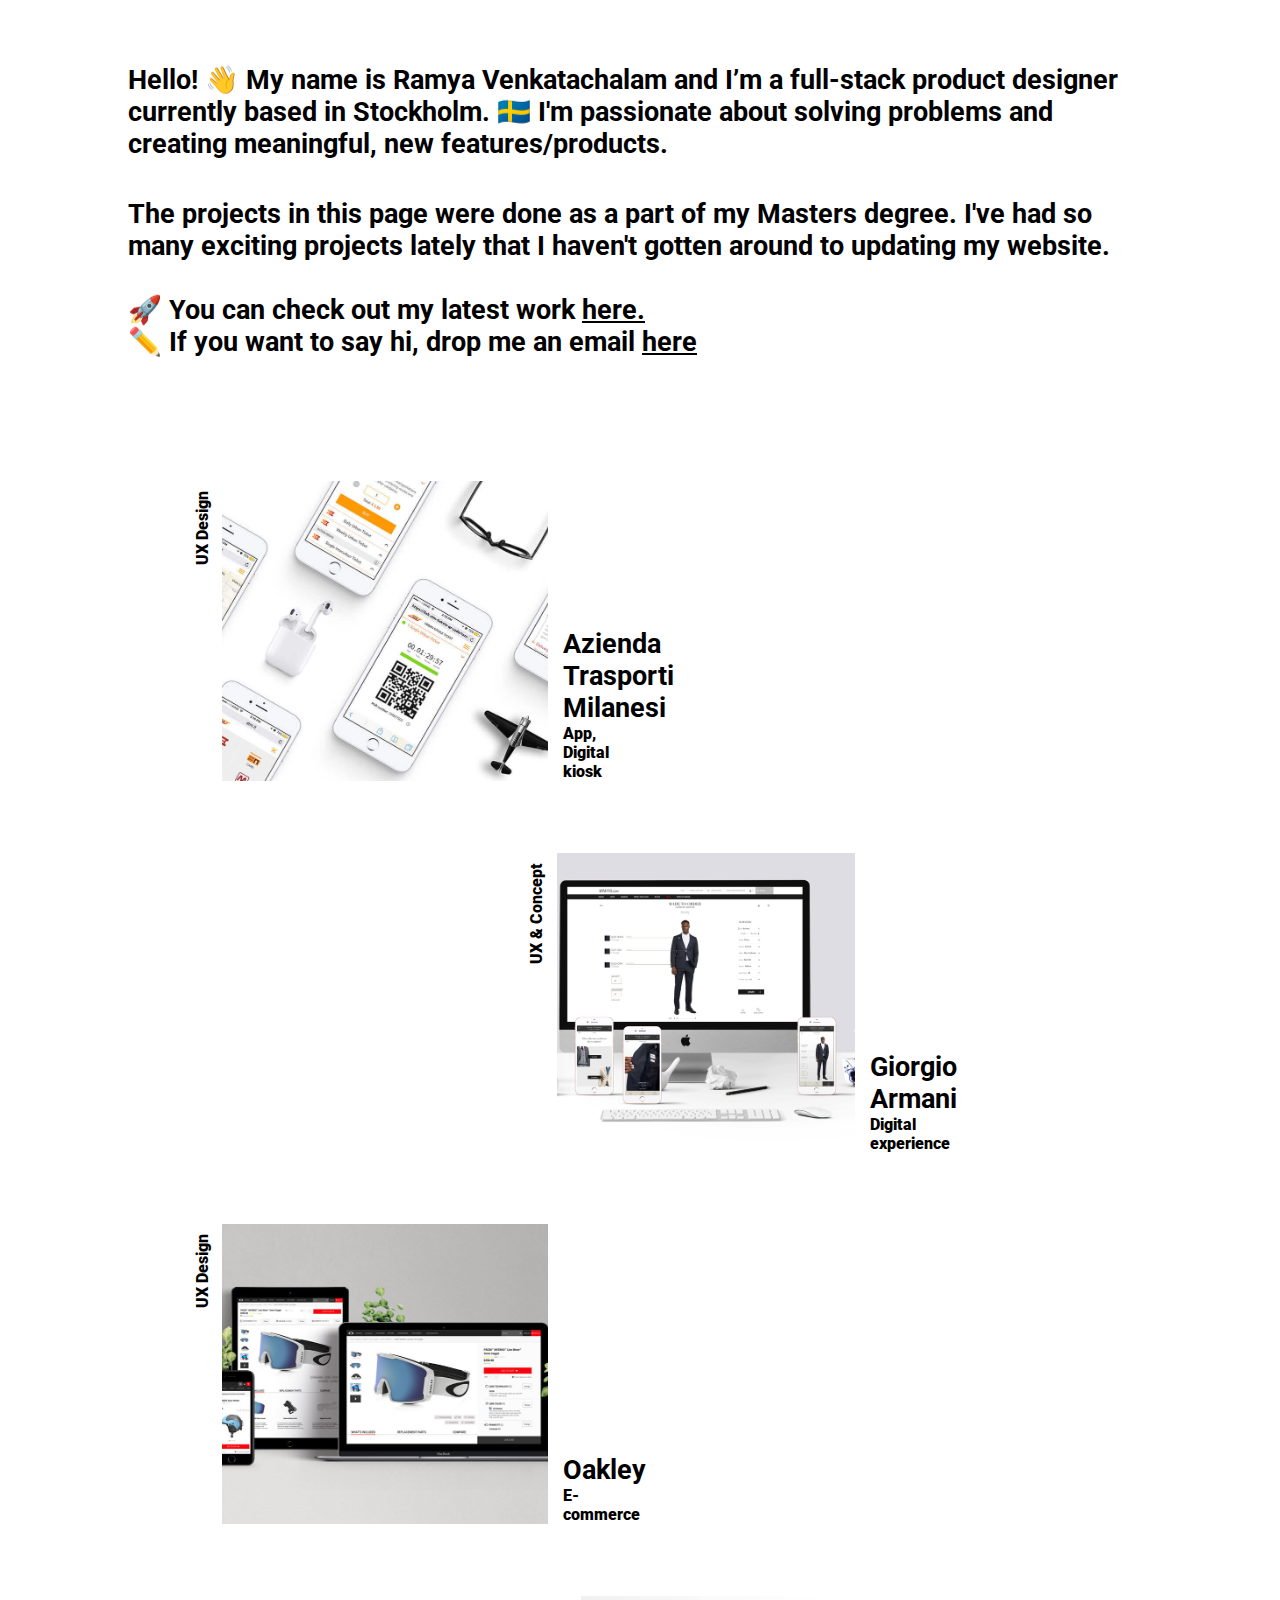
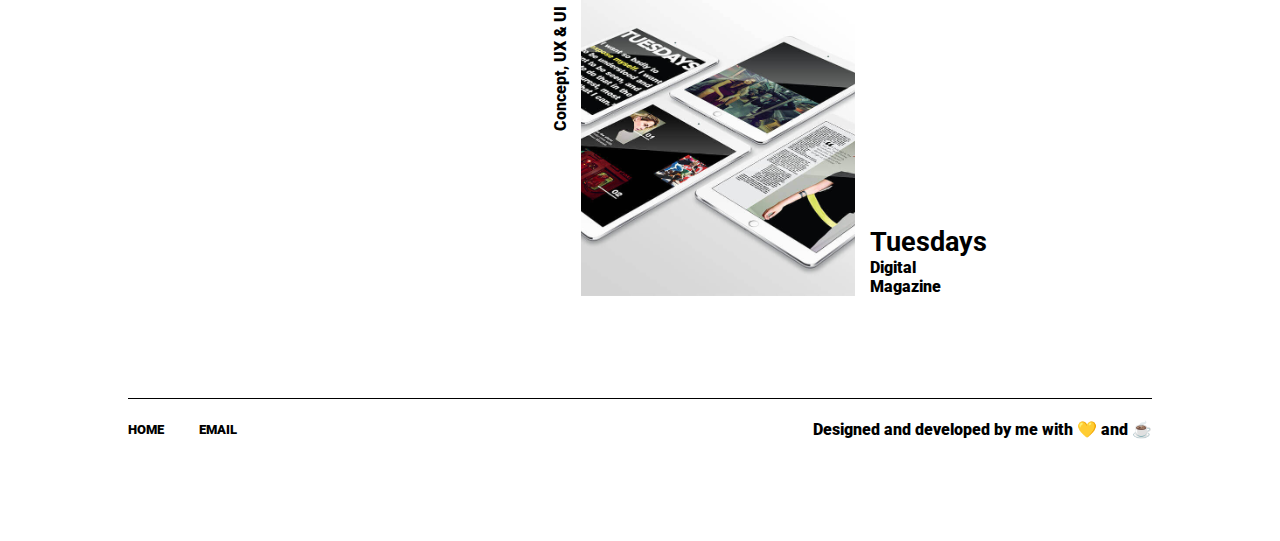
<file: index.html>
<!DOCTYPE html>
<html lang="en">
<head>
	<meta charset="UTF-8">
	<meta name="description" content="web designer">
	<meta name="keywords" content="Ux designer, ui designer, web designer">
	<meta name="author" content="Ramya Venkatachalam">
	<meta name="viewport" content="width=device-width, initial-scale=1.0">
	
	<title>Ramya Venkatachalam &#45; Product (UX UI) designer </title>
	
	<link rel="stylesheet" type="text/css" href="../css/style.css">
	<link href="https://fonts.googleapis.com/css?family=Roboto:900" rel="stylesheet">

	
	<!-- for google -->
	
	<meta property="og:type" content="article" />
    <meta itemprop="og:headline" content="Web designer" />
    <meta itemprop="og:description" content="Web designer doing Ui design, Ux Design and Interaction design" />
    <meta property="og:image" content="https://ramyav300.github.io/images/work-atm-app.jpg" />
    
    <!-- for facebook -->
    
    <meta property="og:url"                content="https://ramyav300.github.io/" />
    <meta property="og:type"               content="article" />
    <meta property="og:title"              content="Web designer" />
    <meta property="og:description"        content="Web designer doing Ui design, Ux Design and Digital Art Direction" />
    <meta property="og:image"              content="https://ramyav300.github.io/images/work-atm-app.jpg" />
	
</head>


<body>


<!-- intro -->
<h3>
Hello! 👋 My name is Ramya Venkatachalam and I’m a full-stack product designer currently based in Stockholm. 🇸🇪 I'm passionate about solving problems and creating meaningful, new features/products. 
</h3> 
<br> <br>
<h3>
The projects in this page were done as a part of my Masters degree. I've had so many exciting projects lately that I haven't gotten around to updating my website. 
<br> <br>
🚀 You can check out my latest work <a href="https://www.notion.so/Ramya-Venkatachalam-4fcd87953c9f4f2fb4582d170f072e57" class="intro-link button" target="_blank">here.</a>  
<br>
✏️ If you want to say hi, drop me an email <a href="mailto:ramyav300@gmail.com" class="intro-link button"> here </a>
</h3>
 
         
<section id="work">
  <a href="atm-app.html"> 
    <div class="tiles work-one">
      <div class="tiles-verticaltext"><p>UX Design</p></div>
      <div class="img-wrapper img-wrapper-one"></div>
      <div class="tiles-description">
        <h3>Azienda Trasporti Milanesi</h3>
        <p>App, Digital kiosk</p>
      </div>
    </div>
  </a>
</section>



<section>
  <a href="armani.html"> 
    <div class="tiles work-two">
      <div class="tiles-verticaltext"><p>UX &amp; Concept</p></div>
      <div class="img-wrapper img-wrapper-two"></div>
      <div class="tiles-description">
        <h3>Giorgio Armani</h3>
        <p>Digital experience</p>
      </div>
    </div>
  </a>
</section>


<section>
  <a href="oakley.html"> 
    <div class="tiles work-three">
      <div class="tiles-verticaltext"><p>UX Design</p></div>
      <div class="img-wrapper img-wrapper-three"></div>
      <div class="tiles-description">
        <h3>Oakley</h3>
        <p>E&#45;commerce</p>
      </div>
    </div>
  </a>
</section>

      
<section>
  <a href="tuesdays-magazine.html"> 
    <div class="tiles work-four">
      <div class="tiles-verticaltext"><p>Concept, UX &amp; UI</p></div>
      <div class="img-wrapper img-wrapper-four"></div>
      <div class="tiles-description">
        <h3>Tuesdays</h3>
        <p>Digital Magazine</p>
      </div>
    </div>
  </a>
</section> 


<!-- footer -->
  <footer>
    <div class="footer-left">
      <a href="index.html" class="button">HOME</a>
      <a href="mailto:ramyav300@gmail.com">EMAIL</a>
    </div>
    <div>
      <p>Designed and developed by me with 💛 and ☕️</p>
    </div>
  </footer> 
    
</body>

</html>
</file>
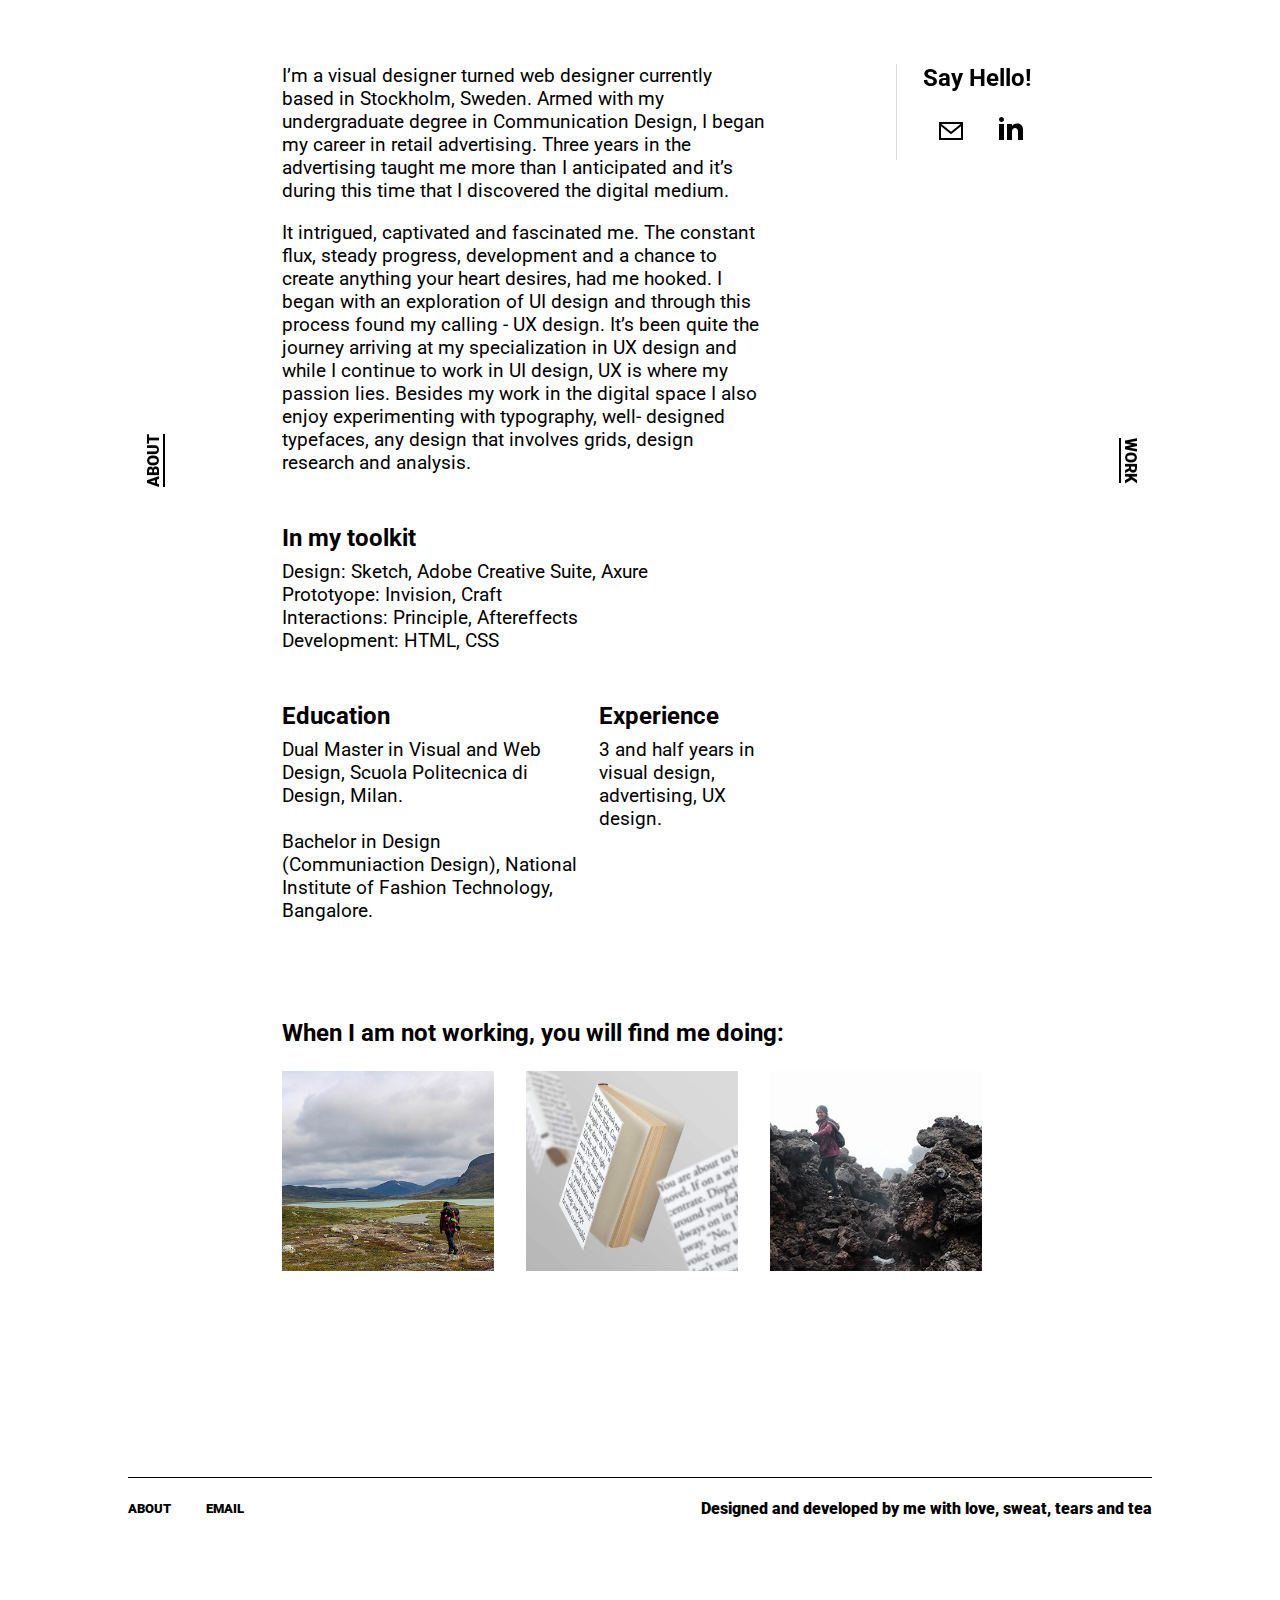
<file: about.html>
<!DOCTYPE html>
<html lang="en">
<head>
	<meta charset="UTF-8">
	<meta name="description" content="editorial design">
	<meta name="keywords" content="typography, editorial design, book design">
	<meta name="author" content="Ramya Venkatachalam">
	<meta name="viewport" content="width=device-width, initial-scale=1.0">
	
	<title>About Ramya Venkatachalam</title>
	
	<link rel="stylesheet" type="text/css" href="../css/style.css">
	<link href="https://fonts.googleapis.com/css?family=Roboto:900" rel="stylesheet">

	
	
	<!-- for google -->
	
	<meta property="og:type" content="article" />
    <meta itemprop="og:headline" content="Editorial design" />
    <meta itemprop="og:description" content="typography, editorial design, book design" />
    <meta property="og:image" content="https://ramyav300.github.io/images/Editorial_2.jpg" />
    
    <!-- for facebook -->
    
    <meta property="og:url"                content="https://ramyav300.github.io/editorial-design.html" />
    <meta property="og:type"               content="article" />
    <meta property="og:title"              content="Editorial design" />
    <meta property="og:description"        content="typography, editorial design, book design" />
    <meta property="og:image"              content="https://ramyav300.github.io/images/Editorial_2.jpg" />
	
	
</head>

<body>
 
<!-- navigation -->
  
   <nav class="navigation">
     <p class="navigation-about"><a href="about.html" class="button">ABOUT</a></p>
      <p class="navigation-work"><a href="index.html#work" class="button">WORK</a></p>     
  </nav>

  
<main>
<section class="about-text">

<section>
  <p>I’m a visual designer turned web designer currently based in Stockholm, Sweden. Armed with my undergraduate degree in Communication Design, I began my career in retail advertising. Three years in the advertising taught me more than I anticipated and it’s during this time that I discovered the digital medium. </p>
  <br>
  <p>It intrigued, captivated and fascinated me. The constant flux, steady progress, development and a chance to create anything your heart desires, had me hooked. I began with an exploration of UI design and through this process found my calling - UX design. It’s been quite the journey arriving at my specialization in UX design and while I continue to work in UI design, UX is where my passion lies. Besides my work in the digital space I also enjoy experimenting with typography, well- designed typefaces, any design that involves grids, design research and analysis.</p>
</section>

<section>
<h4>In my toolkit</h4>
<p>Design: Sketch, Adobe Creative Suite, Axure 
<br>Prototyope: Invision, Craft
<br>Interactions: Principle, Aftereffects
<br>Development: HTML, CSS</p>
</section>

<section class="projects-flex">
<div>
<h4>Education</h4>
<p>Dual Master in Visual and Web Design, Scuola Politecnica di Design, Milan.
<br><br>
Bachelor in Design (Communiaction Design), National Institute of Fashion Technology, Bangalore.
 </p>
  </div>
<br>
<div>
<h4>Experience</h4>
<p>3 and half years in visual design, advertising, UX design. </p>
  </div>
</section>

</section>



<!-- other interests -->

<section class="about-interests">  
<h4>When I am not working, you will find me doing&#58;</h4>
 <div class="other-projects-flex about-interests">
   <div class="other-projects op-hiking"></div>
   <div class="other-projects op-book"></div>
   <div class="other-projects op-climbing"></div>
 </div> 
</section>
 

<div class="about-fixed">
  <div><h4>Say Hello!</h4></div>
  <div><a href="mailto:ramyav300@gmail.com">
    <svg xmlns="http://www.w3.org/2000/svg" width="24" height="24" viewBox="0 0 24 18"><path d="M0 3v18h24v-18h-24zm21.518 2l-9.518 7.713-9.518-7.713h19.036zm-19.518 14v-11.817l10 8.104 10-8.104v11.817h-20z"/></svg>
  </a>
  <a href="https://www.linkedin.com/in/ramya-venkatachalam/">
    <svg xmlns="http://www.w3.org/2000/svg" width="24" height="24" viewBox="0 0 24 24"><path d="M4.98 3.5c0 1.381-1.11 2.5-2.48 2.5s-2.48-1.119-2.48-2.5c0-1.38 1.11-2.5 2.48-2.5s2.48 1.12 2.48 2.5zm.02 4.5h-5v16h5v-16zm7.982 0h-4.968v16h4.969v-8.399c0-4.67 6.029-5.052 6.029 0v8.399h4.988v-10.131c0-7.88-8.922-7.593-11.018-3.714v-2.155z"/></svg>
  </a>
  </div>
</div>


</main>


<!-- footer -->
  <footer>
    <div class="footer-left">
      <a href="about.html" class="button">ABOUT</a>
      <a href="mailto:ramyav300@gmail.com">EMAIL</a>
    </div>
    <div>
      <p>Designed and developed by me with love, sweat, tears and tea</p>
    </div>
  </footer> 
  
    

</body>
</html>
</file>
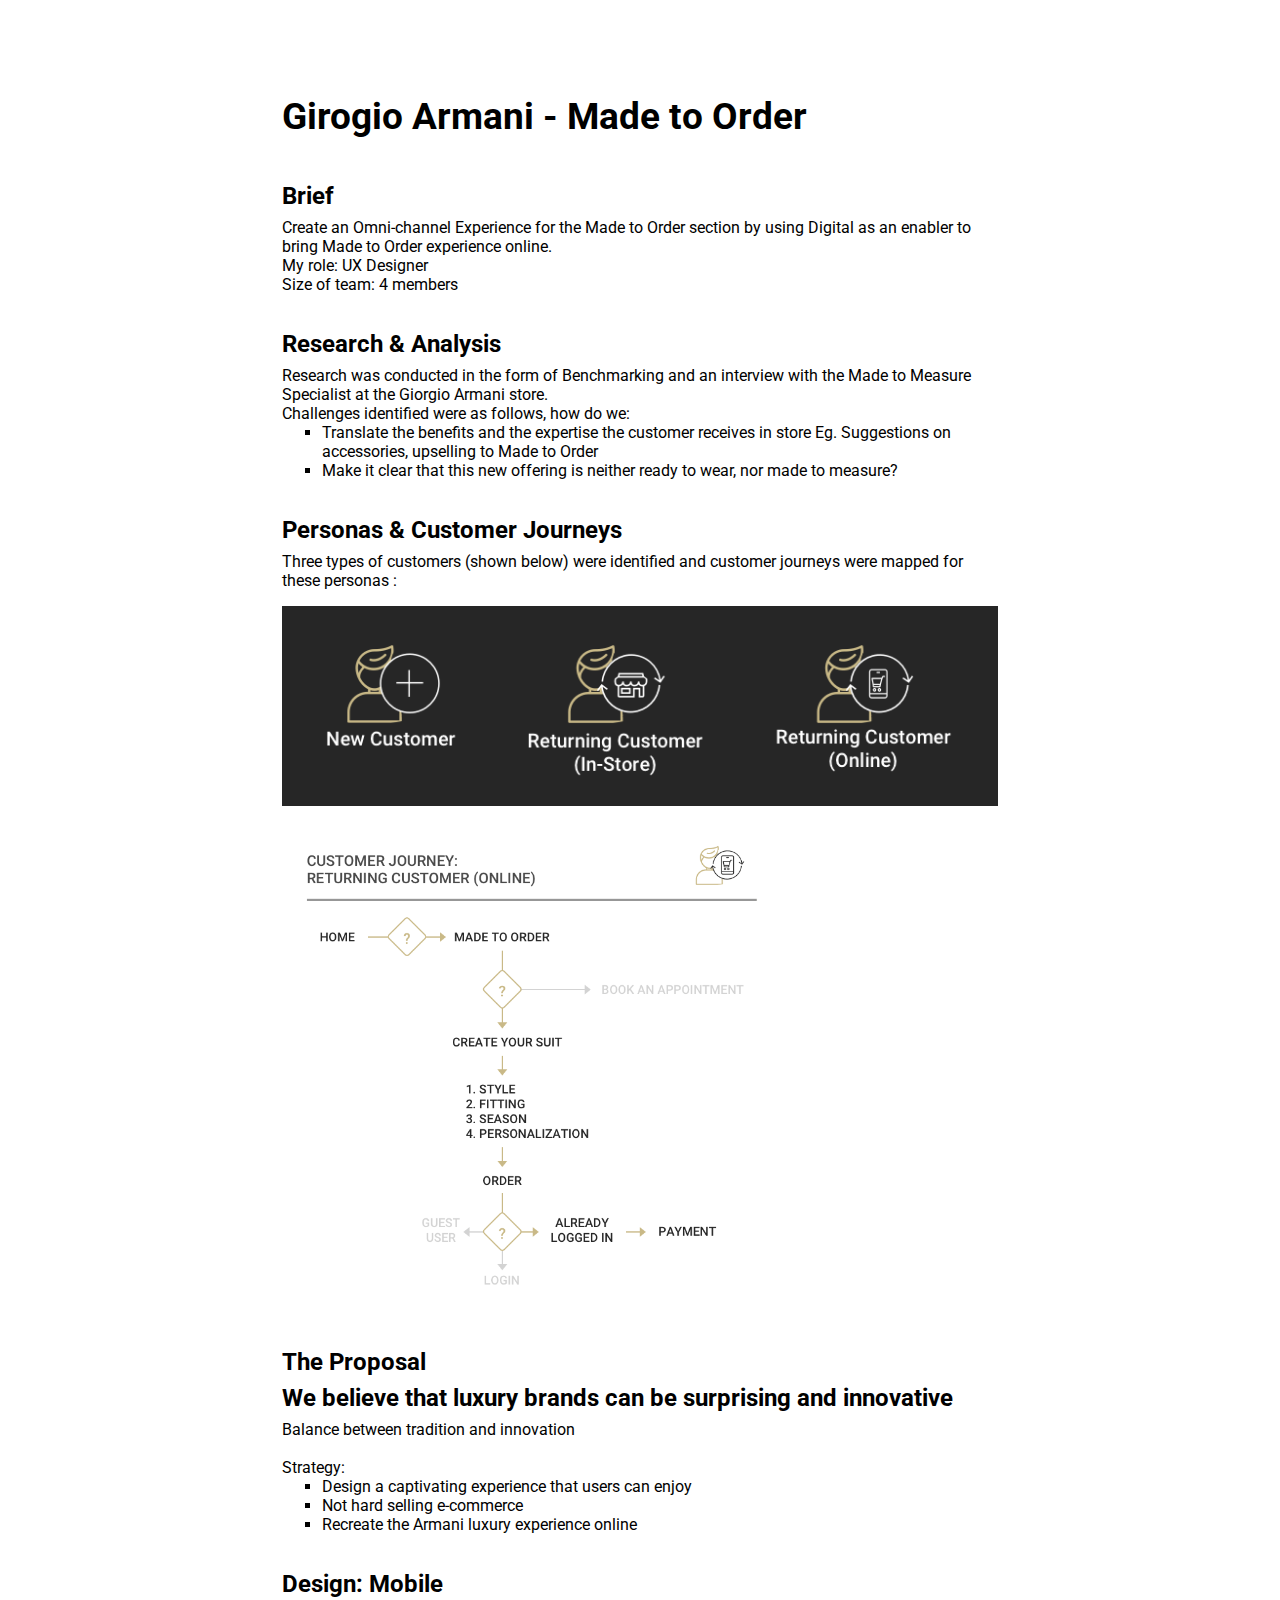
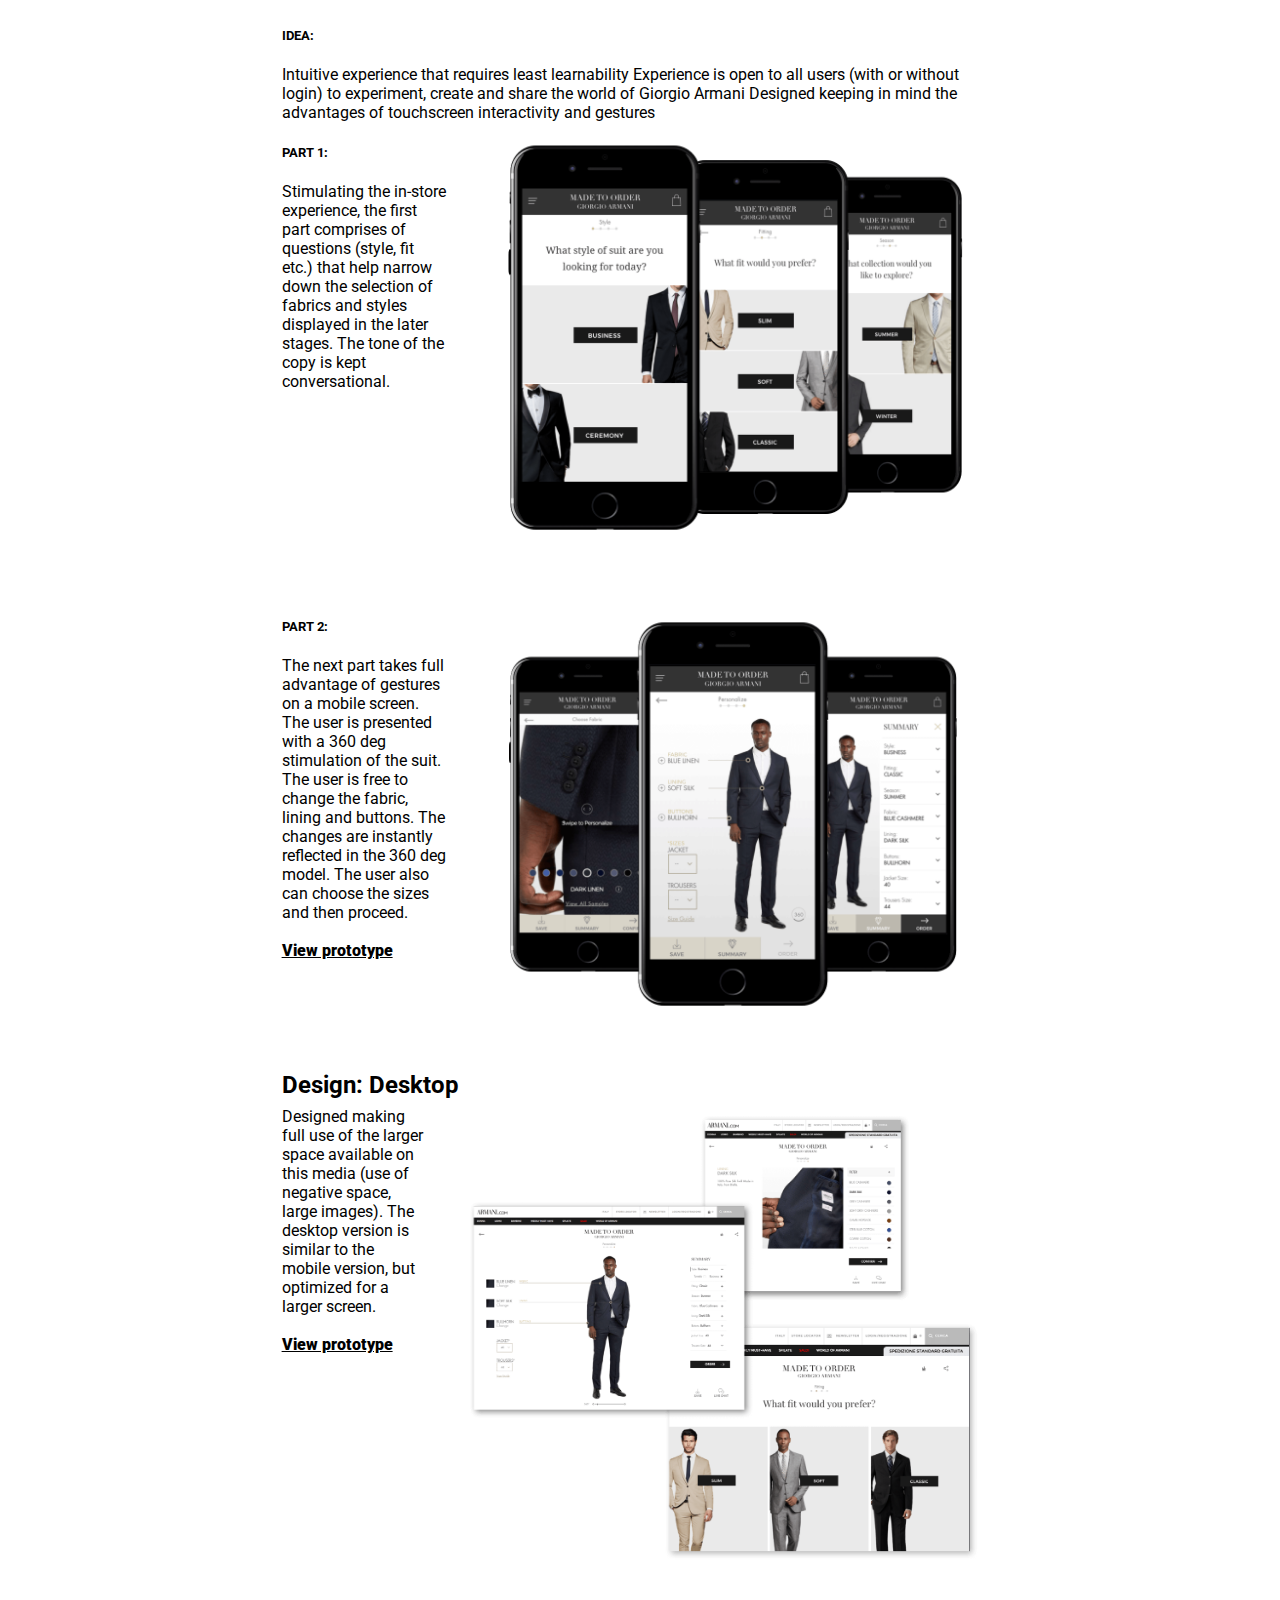
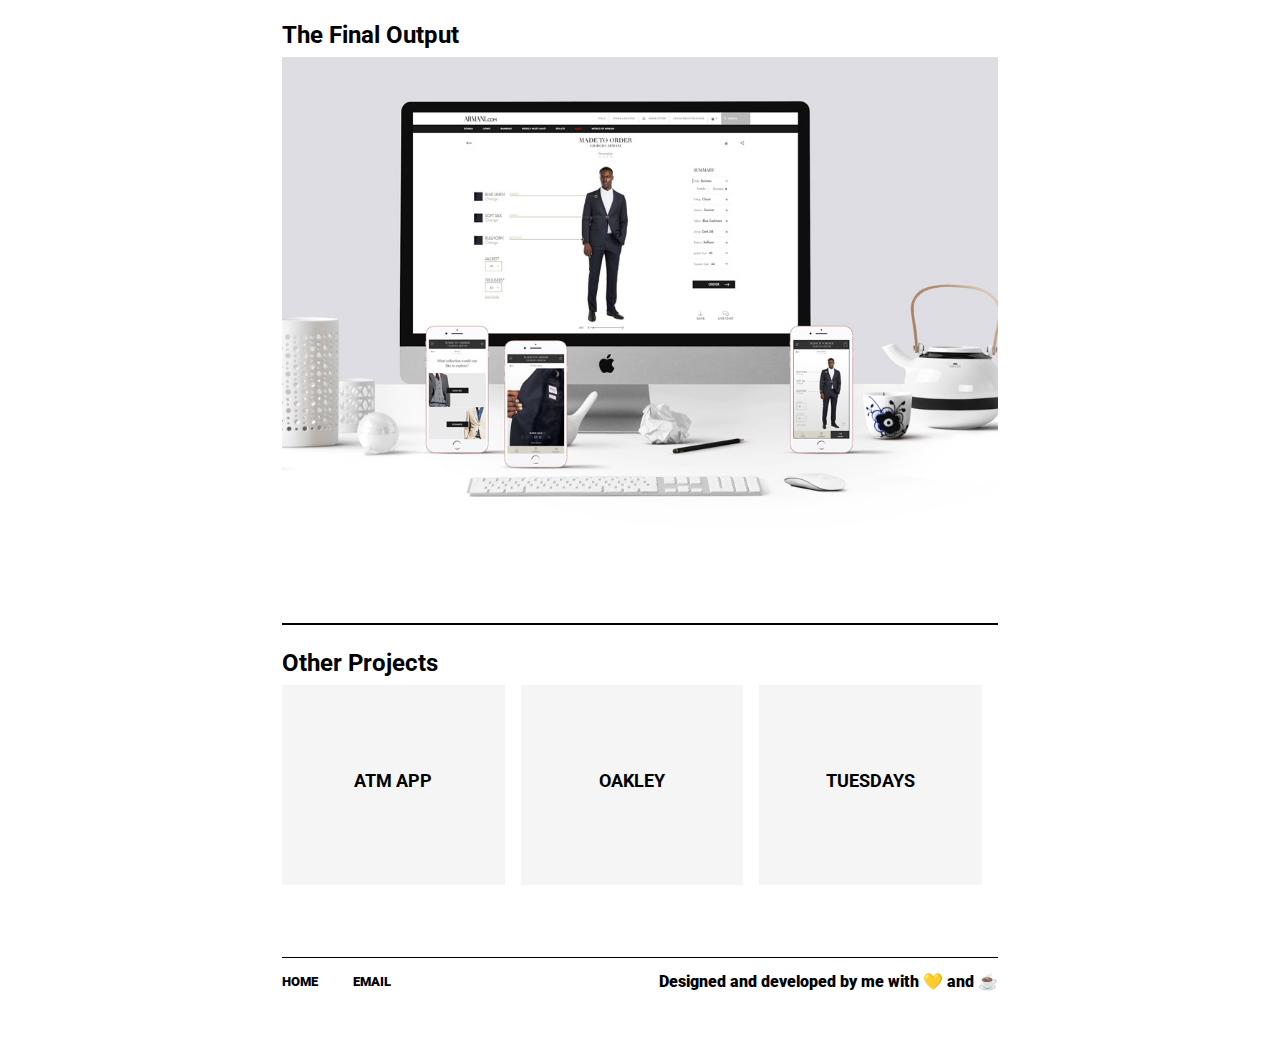
<file: armani.html>
<!DOCTYPE html>
<html lang="en">
<head>
	<meta charset="UTF-8">
	<meta name="description" content="editorial design">
	<meta name="keywords" content="typography, editorial design, book design">
	<meta name="author" content="Ramya Venkatachalam">
	<meta name="viewport" content="width=device-width, initial-scale=1.0">
	
	<title>Armani - Made to measure</title>
	
	<link rel="stylesheet" type="text/css" href="../css/style.css">
    <link href="https://fonts.googleapis.com/css?family=Roboto:400,900" rel="stylesheet">

	
	
	<!-- for google -->
	
	<meta property="og:type" content="article" />
    <meta itemprop="og:headline" content="Editorial design" />
    <meta itemprop="og:description" content="typography, editorial design, book design" />
    <meta property="og:image" content="https://ramyav300.github.io/images/Editorial_2.jpg" />
    
    <!-- for facebook -->
    
    <meta property="og:url"                content="https://ramyav300.github.io/editorial-design.html" />
    <meta property="og:type"               content="article" />
    <meta property="og:title"              content="Editorial design" />
    <meta property="og:description"        content="typography, editorial design, book design" />
    <meta property="og:image"              content="https://ramyav300.github.io/images/Editorial_2.jpg" />
	
	
</head>


<body>
 
 
<!-- navigation 
  
   <nav class="navigation">
     <p class="navigation-about"><a href="about.html" class="button">ABOUT</a></p>
      <p class="navigation-work"><a href="index.html#work" class="button">WORK</a></p>     
  </nav>
-->  

<!-- content -->
     
  <main>
  
 <section class="projects">

  <h2>Girogio Armani &#45; Made to Order</h2> 
  
    <section class="projects-intro">
      <h4>Brief</h4>
      <p>Create an Omni-channel Experience for the Made to Order section by using Digital as an enabler to bring Made to Order experience online.
      <p>My role: UX Designer</p>
      <p>Size of team: 4 members</p>
    </section>  

<!-- 1. research -->
<h4>Research &amp; Analysis</h4>
   
    <section class="projects-sections">
      <p>Research was conducted in the form of Benchmarking and an interview with the Made to Measure Specialist at the Giorgio Armani store.</p>
      
      <p>Challenges identified were as follows, how do we&#58;</p>
      <ul>
        <li>Translate the benefits and the expertise the customer receives in store Eg. Suggestions on accessories, upselling to Made to Order </li>
        <li>Make it clear that this new offering is neither ready to wear, nor made to measure?</li>
      </ul>
  </section>
  
  <!-- 1. research 
<h4>Research</h4>
   
    <section class="projects-sections">
      <p>Research was conducted in the form of&#58;
      <ul>
        <li>Benchmarking</li>
        <li>Interview with the Made to Measure Specialist at the Giorgio Armani store</li>
      </ul>
  </section>-->
  
  
<!-- 2. analysis 
<h4>Analysis</h4>
   
    <section class="projects-sections">
      <p>Made to Order is a service that allows some flexibility in choice of fabrics, linings etc,,. but does not offer exclusive measurement. It is service that is usually suggested by the store manager while the customer is browsing ready to wear (up-selling).</p>
      
      <br>
      <p>Challenges identified&#58;
      <br> 
      How do we&#58;</p>
      <ul>
        <li>Translate the benefits and the expertise the customer receives in store Eg. Suggestions on accessories, upselling to Made to Order </li>
        <li>Immerse the customer in the exquisite craftsmanship that is Armani’s hallmark. Eg. Their exclusive tailoring process. </li>
        <li>Make it clear that this new offering is neither ready to wear, nor made to measure?</li>
      </ul>
  </section>-->
  
<!-- 3. Personas and customer journeys -->
<h4>Personas &amp; Customer Journeys</h4>
 
  <section class="projects-sections">
    <p>Three types of customers (shown below) were identified and customer journeys were mapped for these personas  &#58;</p>
    <!-- <img src="images/Armani-Personas.png" alt="Personas for Armani">-->
    <div class="armani-personas">
      
    </div>
    
    <img src="images/Armani-journeymap.png" alt="Personas for Armani" width="500">
  </section>
   
<!-- 4. proposal -->
<h4>The Proposal</h4>
 
  <section class="projects-sections">
    <h4>We believe that luxury brands can be surprising and innovative</h4>
   <p>Balance between tradition and innovation</p><br>
   <p>Strategy&#58;</p>
      <ul>
        <li>Design a captivating experience that users can enjoy</li>
        <li>Not hard selling e-commerce</li>
        <li>Recreate the Armani luxury experience online </li>
      </ul>
  </section>

<!-- 5. Design mobile part 1-->
<h4>Design&#58; Mobile</h4>
    <h5>IDEA&#58;</h5> 
     <p>Intuitive experience that requires least learnability Experience is open to all users (with or without login) to experiment, create and share the world of Giorgio Armani Designed keeping in mind the advantages of touchscreen interactivity and gestures </p>
   
  <section class="projects-flex">
   
  
    <div class="projects-textnexttoimage">
     
      <h5>PART 1&#58;</h5> 
      <p>Stimulating the in-store experience, the first part comprises of questions (style, fit etc.) that help narrow down the selection of fabrics and styles displayed in the later stages. The tone of the copy is kept conversational. </p>
    </div>
    
    <div>
      <img src="images/Armani-mobile1.png" alt="Armani Mobile screens">
    </div>
  </section>
  
<!-- 6. Design mobile part 2-->
   
  <section class="projects-flex">
    <div class="projects-textnexttoimage">
      <h5>PART 2&#58;</h5> 
      <p>The next part takes full advantage of gestures on a mobile screen. The user is presented with a 360 deg stimulation of the suit. The user is free to change the fabric, lining and buttons. The changes are instantly reflected in the 360 deg model. The user also can choose the sizes and then proceed. </p>
      <br>
      <a href="https://projects.invisionapp.com/share/6XCEXUW94#/screens" target="_blank">View prototype</a>
    </div>
    
    <div>
      <img src="images/Armani-mobile2.png" alt="Armani Mobile screens">
    </div>
  </section>

<!-- 7. Design desktop-->
<h4>Design&#58; Desktop</h4>  
  <section class="projects-flex">
    <div class="projects-textnexttoimage">
      <p>Designed making full use of the larger space available on this media (use of negative space, large images). The desktop version is similar to the mobile version, but optimized for a larger screen.</p>
      <br>
      <a href="https://projects.invisionapp.com/share/UYCLR1B4J#/screens" target="_blank">View prototype</a>
    </div>
    
    <div>
      <img src="images/Armani-desktop.png" alt="Armani desktop screens">
    </div>
  </section>

<!-- 10. final output -->  
    <h4>The Final Output</h4>
    <img src="images/work-armani.jpg" alt="Armani work">
  
 </section>
 
 
<!-- other  projects -->
 
<h4 class="op-title">Other Projects</h4>
 <section class="other-projects-flex">
   <a href="atm-app.html"  class="other-projects op-atm"><h4>ATM App</h4></a>
   <a href="oakley.html" class="other-projects op-oakley"><h4>Oakley</h4></a>
   <a href="tuesdays-magazine.html" class="other-projects op-tuesdays"><h4>Tuesdays</h4></a>
 </section> 



<!-- footer -->
 <footer>
    <div class="footer-left">
      <a href="index.html" class="button">HOME</a>
      <a href="mailto:ramyav300@gmail.com">EMAIL</a>
    </div>
    <div>
      <p>Designed and developed by me with 💛 and ☕️</p>
    </div>
  </footer> 
  
  </main>  
  
</body>


</html>
</file>
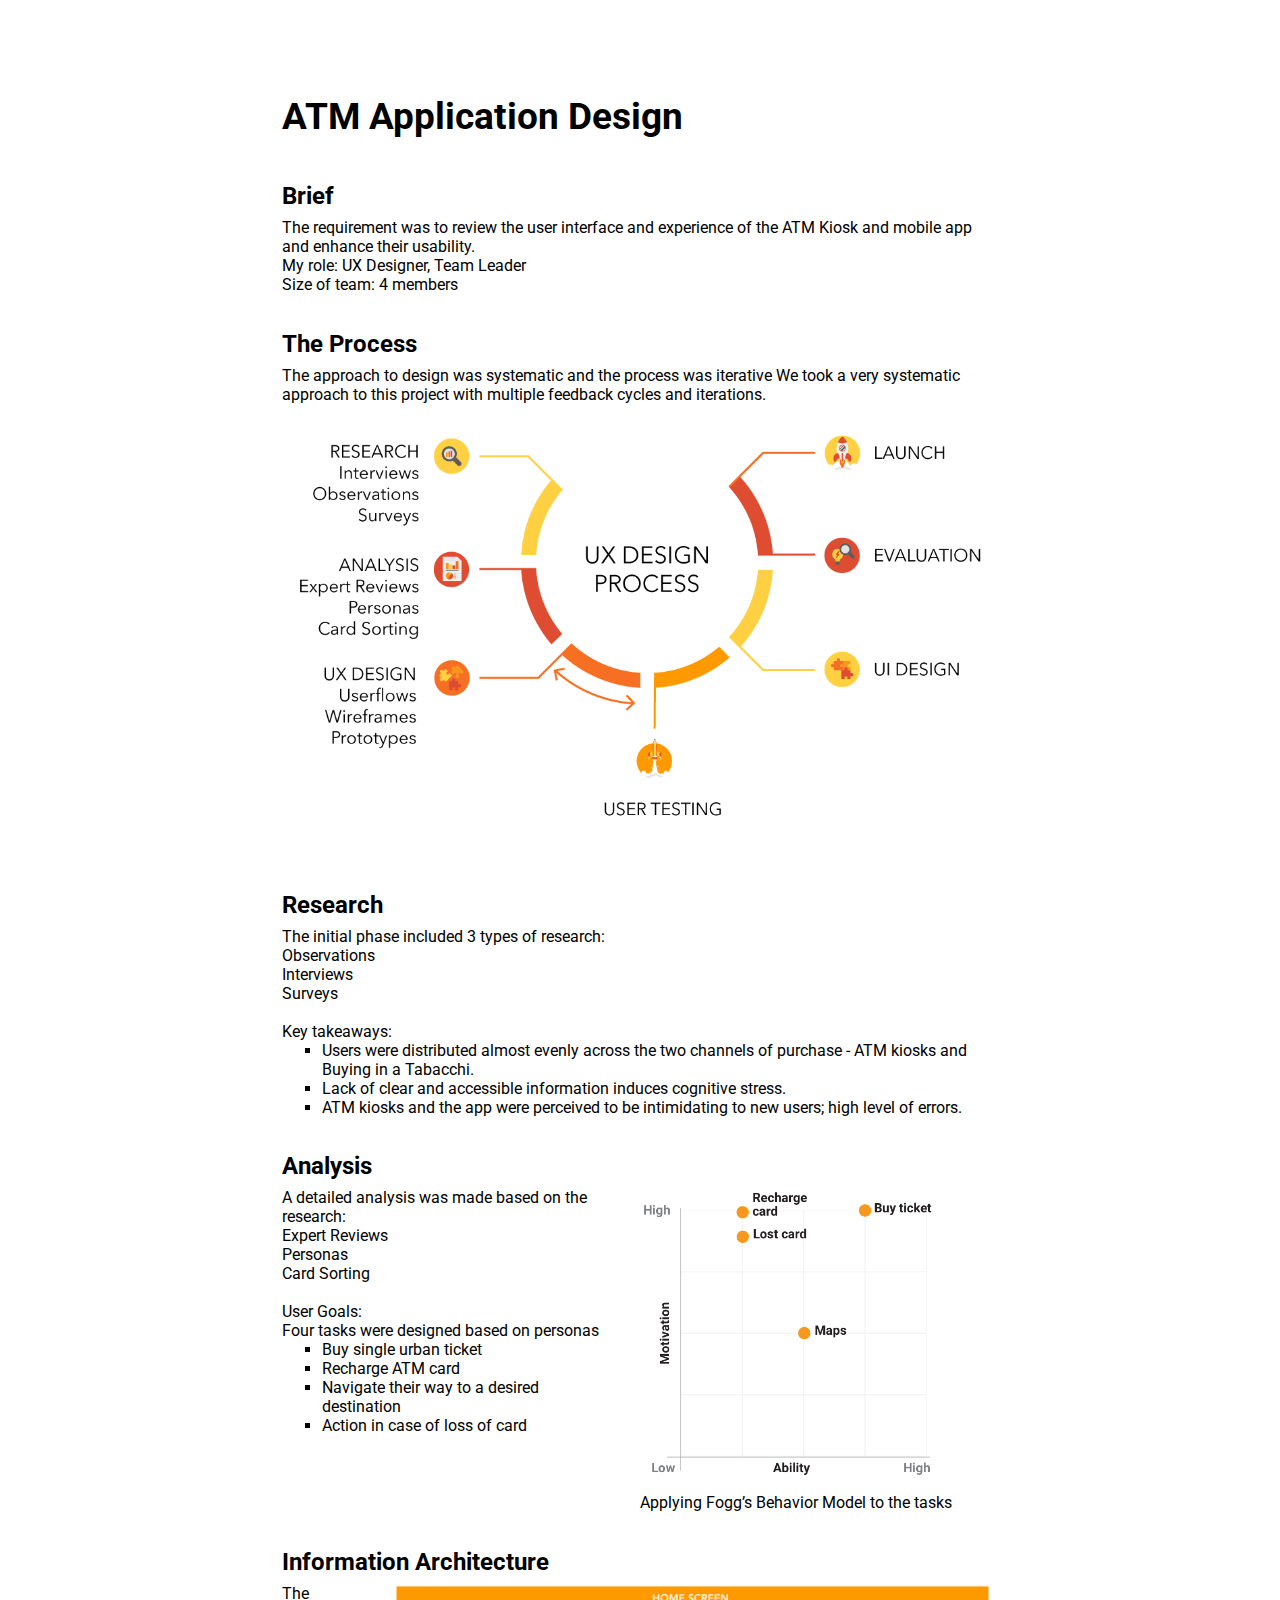
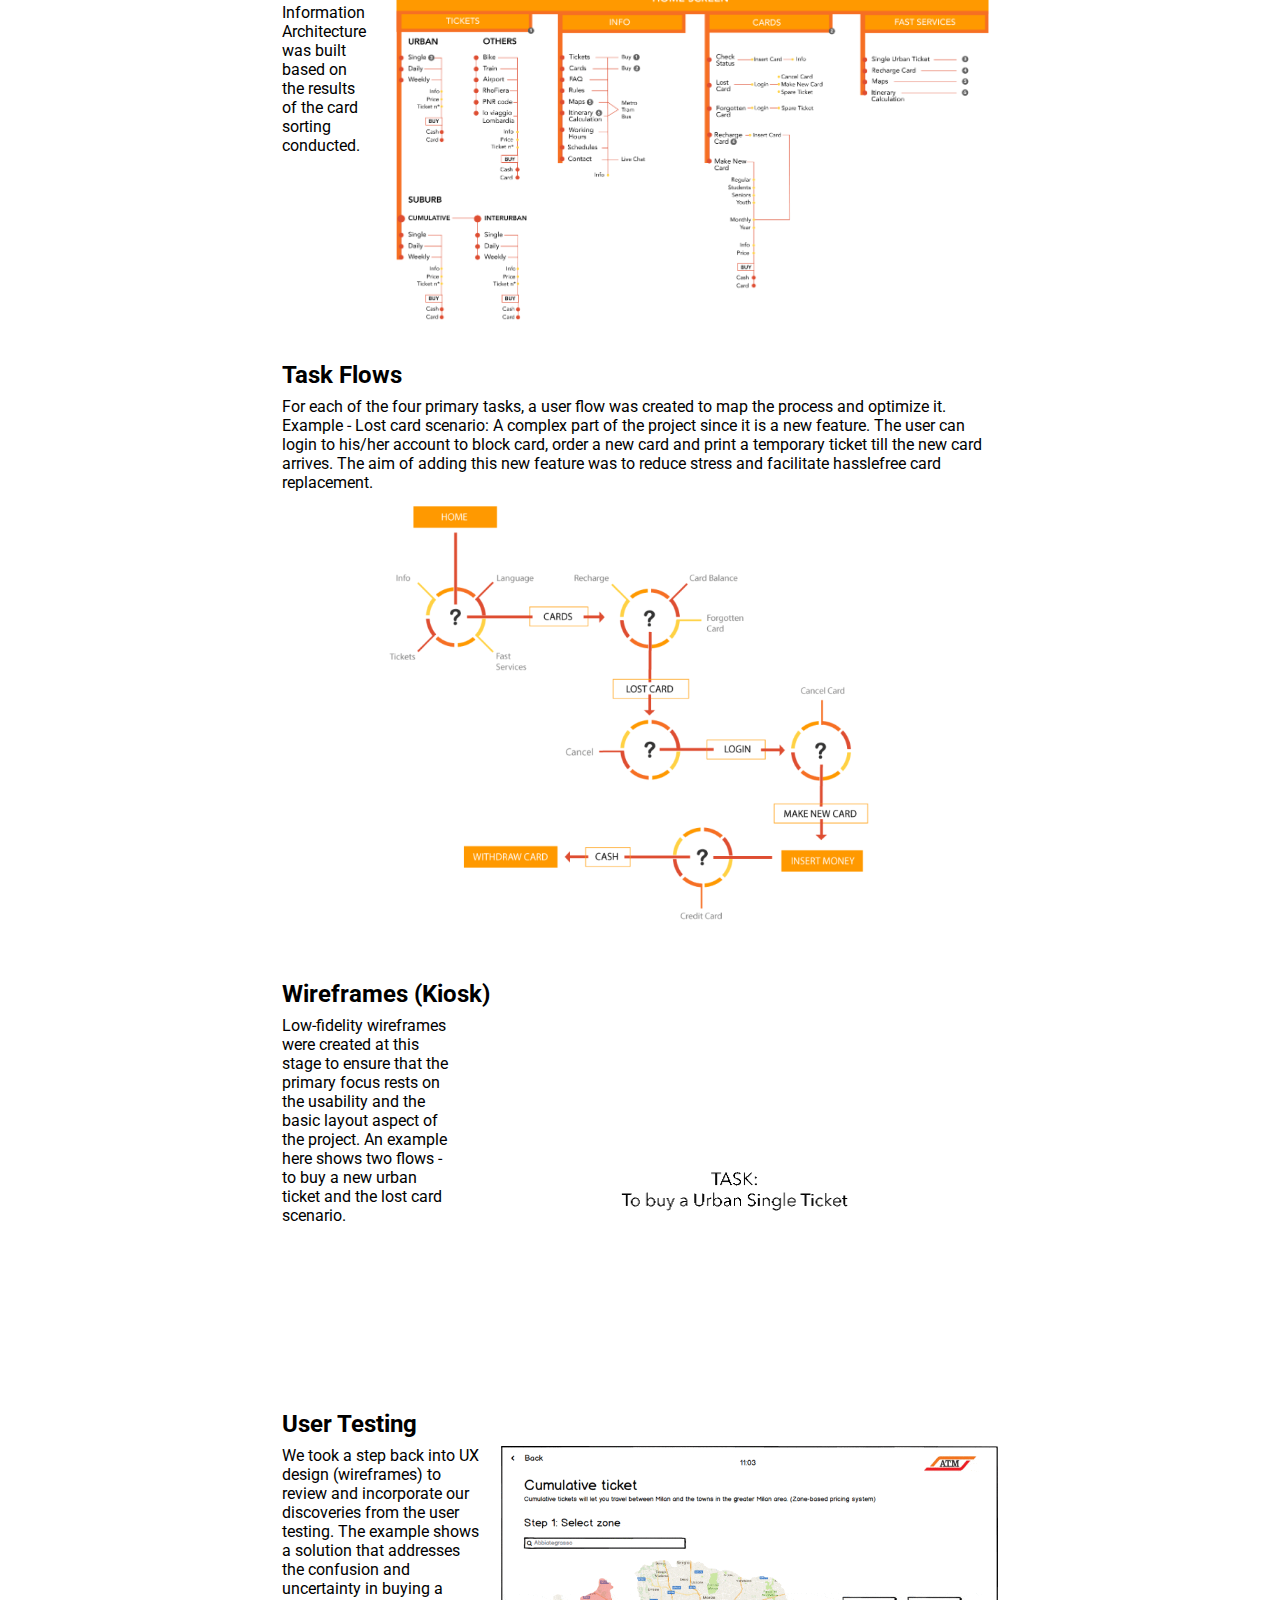
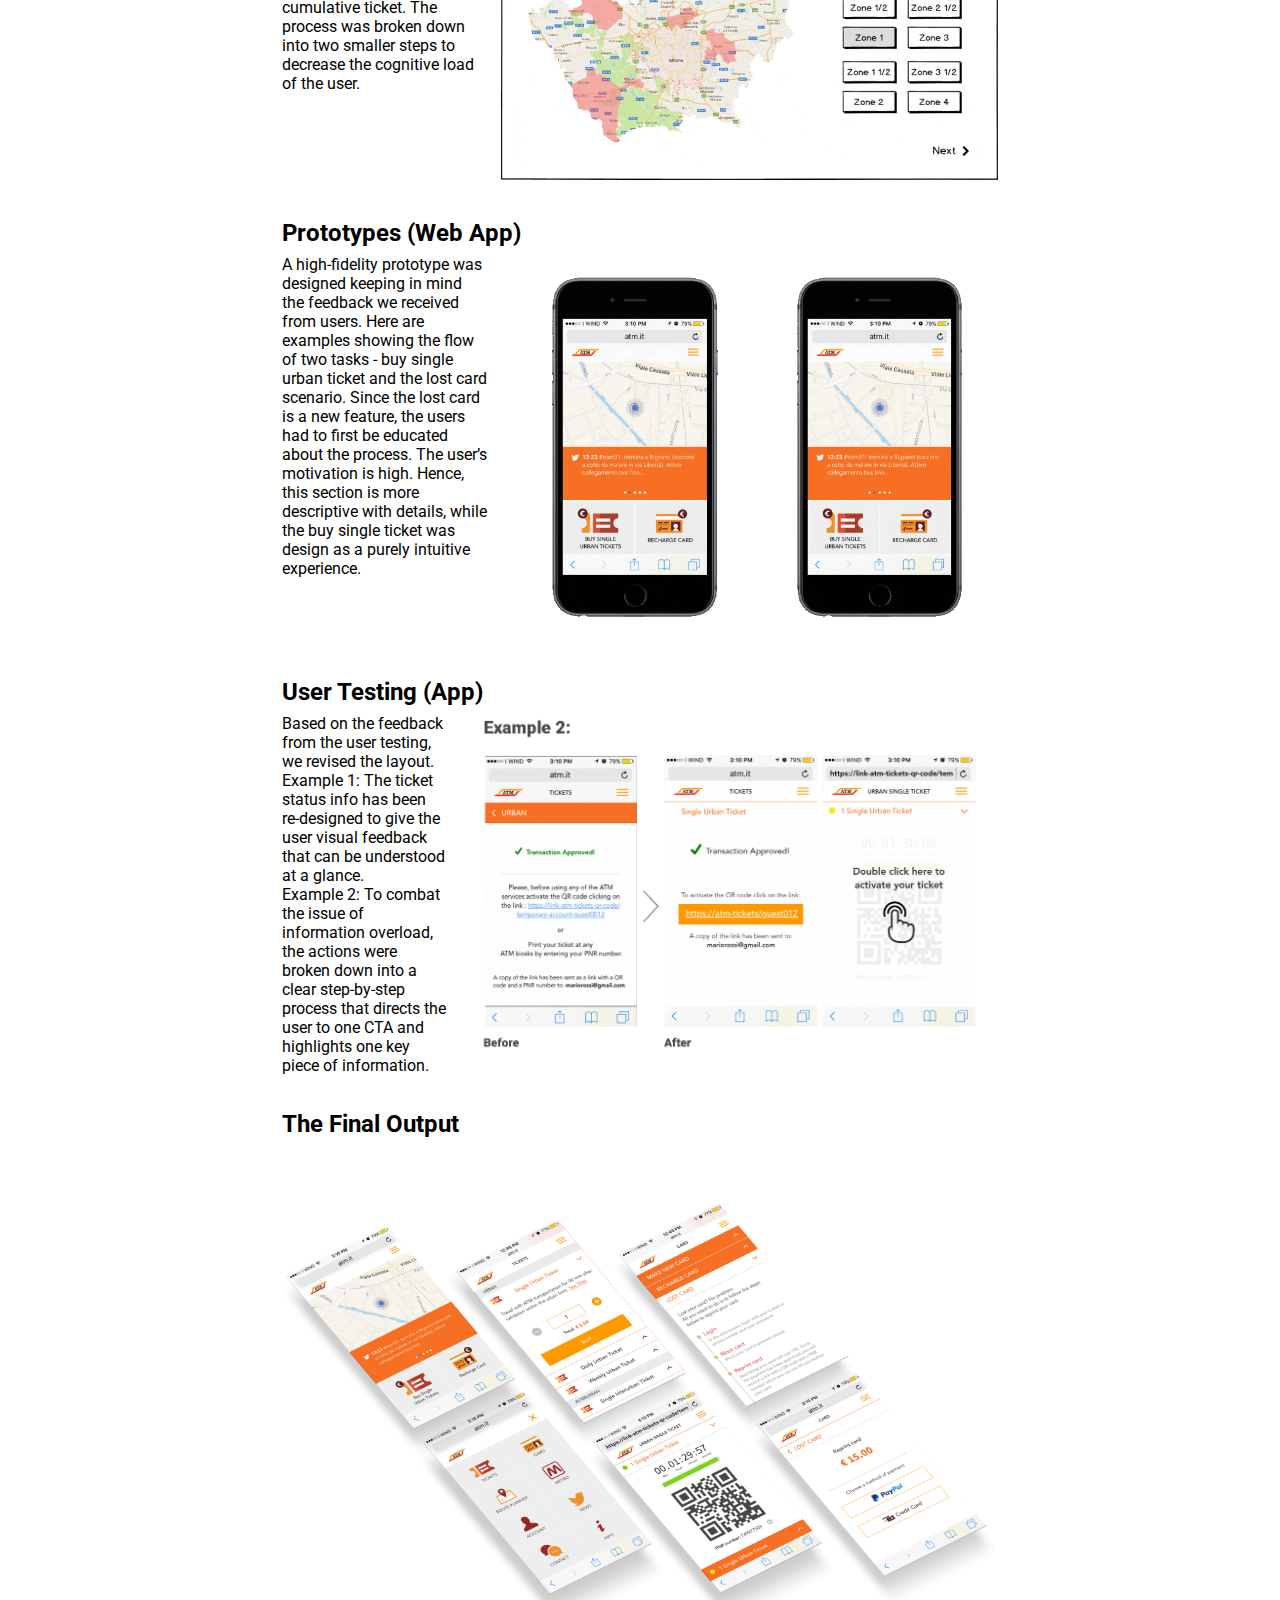
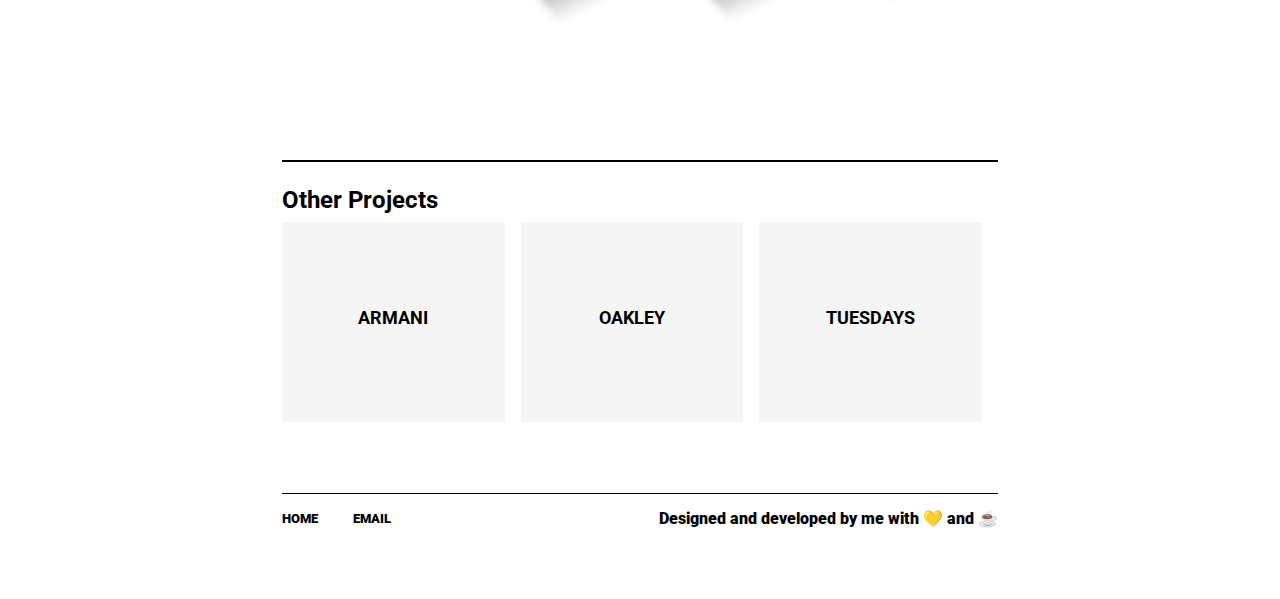
<file: atm-app.html>
<!DOCTYPE html>
<html lang="en">
<head>
	<meta charset="UTF-8">
	<meta name="description" content="Design of a mobile web app">
	<meta name="keywords" content="Ux design ui design, web design, digital art direction">
	<meta name="author" content="Ramya Venkatachalam">
	<meta name="viewport" content="width=device-width, initial-scale=1.0">
	
	<title>ATM App</title>
	
	<link rel="stylesheet" type="text/css" href="../css/style.css">
	<link href="https://fonts.googleapis.com/css?family=Roboto:400,900" rel="stylesheet">

	
	
	<!-- for google -->
	
	<meta property="og:type" content="article" />
    <meta itemprop="og:headline" content="Design of mobile web app" />
    <meta itemprop="og:description" content="Ux design ui design, web design, digital art direction" />
    <meta property="og:image" content="https://ramyav300.github.io/images/work-atm-app.jpg" />
    
    <!-- for facebook -->
    
    <meta property="og:url"                content="https://ramyav300.github.io/" />
    <meta property="og:type"               content="article" />
    <meta property="og:title"              content="Design of mobile web app" />
    <meta property="og:description"        content="Ux design ui design, web design, digital art direction" />
    <meta property="og:image"              content="https://ramyav300.github.io/images/work-atm-app.jpg" />
	
</head>


<body>

<!-- navigation 
  
   <nav class="navigation">
     <p class="navigation-about"><a href="about.html" class="button">ABOUT</a></p>
      <p class="navigation-work"><a href="index.html#work" class="button">WORK</a></p>     
  </nav>

-->

<!-- content -->
     
  <main>
    
    <section class="projects">

    <h2>ATM Application Design </h2> 

      <section class="projects-intro">
        <h4>Brief</h4>
        <p>The requirement was to review the user interface and experience of the ATM Kiosk and mobile app and enhance their usability.</p>
        <p>My role: UX Designer, Team Leader</p>
        <p>Size of team: 4 members</p>
      </section>  

  <!-- 1. the process -->

  <h4>The Process</h4>
    <section class="projects-sections">

     <div>
      <p>The approach to design was systematic and the process was iterative We took a very systematic approach to this project with multiple feedback cycles and iterations.</p>

      <img src="images/ATM_process.png" alt="ATM design process">
      </div>
    </section>

  <!-- 2. research -->
  <h4>Research</h4>
      <section class="projects-sections">
        <p>The initial phase included 3 types of research&#58;
        <br>Observations
        <br>Interviews
        <br>Surveys
        </p>
        <br>
        <p>Key takeaways&#58;</p>
        <ul>
          <li>Users were distributed almost evenly across the two channels of purchase - ATM kiosks and Buying in a Tabacchi.</li>
          <li>Lack of clear and accessible information induces cognitive stress.</li>
          <li>ATM kiosks and the app were perceived to be intimidating to new users; high level of errors.</li>
        </ul>
    </section>

  <!-- 3. analysis -->
  <h4>Analysis</h4>

    <section class="projects-flex">
      <div class="projects-textnexttoimage">
      <p>A detailed analysis was made based on the research&#58;
      <br>Expert Reviews
      <br>Personas
      <br>Card Sorting
      </p>
      <br>
      <p>User Goals&#58;
      <br>Four tasks were designed based on personas
      </p>

      <ul>
        <li>Buy single urban ticket</li>
        <li>Recharge ATM card</li>
        <li>Navigate their way to a desired destination</li>
        <li>Action in case of loss of card</li>
      </ul>  
      </div>
      
      <div>
        <img src="images/ATM-graph.png" alt="ATM Applying Fogg’s Behavior Model to the tasks" width="300">
        <p>Applying Fogg’s Behavior Model to the tasks</p>
      </div>

      </section>

  <!-- 4. info architecture -->
  <h4>Information Architecture</h4>

    <section class="projects-flex">
      <div class="projects-textnexttoimage">
      <p>The Information Architecture was built based on the results of the card sorting conducted.
      </p>
      </div>

      <div>
      <img src="images/Architecture.png" alt="ATM information architecture">
      </div>
    </section>

  <!-- 5. task flows -->
  <h4>Task Flows</h4>

    <section class="projects-sections">
      <p>For each of the four primary tasks, a user flow was created to map the process and optimize it. 
      <br>Example - Lost card  scenario&#58; A complex part of the project since it is a new feature. The user can login to his/her account to block card, order a new card and print a temporary ticket till the new card arrives. The aim of adding this new feature was to reduce stress and facilitate hasslefree card replacement. </p>
      <img src="images/ATM_TaskFlow_Lost-Card-new-1024x640.png" alt="ATM taskflow for lost card">
    </section>

  <!-- 6. wireframes kiosk -->    
  <h4>Wireframes (Kiosk) </h4>

    <section class="projects-flex">
      <div class="projects-textnexttoimage">
        <p> Low-fidelity wireframes were created at this stage to ensure that the primary focus rests on the usability and the basic layout aspect of the project. An example here shows two flows - to buy a new urban ticket and the lost card scenario. </p>
      </div>

      <div>
        <img src="images/ATM_wireframes_new-1.gif" alt="ATM kiosk wireframes">
      </div>
    </section>

  <!-- 7. user testing -->
  <h4>User Testing </h4>

    <section class="projects-flex">
      <div class="projects-textnexttoimage">
        <p> We took a step back into UX design (wireframes) to review and incorporate our discoveries from the user testing. The example shows a solution that addresses the confusion and uncertainty in buying a cumulative ticket. The process was broken down into two smaller steps to decrease the cognitive load of the user.</p>
       </div>

       <div>
        <img src="images/ATM-kiosk-usertesting.gif" alt="ATM kiosk wireframes user testing">
       </div>

    </section>

  <!-- 8. prototyes  -->  
  <h4>Prototypes (Web App)</h4>
     <section class="projects-flex">
      <div class="projects-textnexttoimage">
      <p> A high-fidelity prototype was designed keeping in mind the feedback we received from users. Here are examples showing the flow of two tasks - buy single urban ticket and the lost card scenario. Since the lost card is a new feature, the users had to first be educated about the process. The user’s motivation is high. Hence, this section is more descriptive with details, while the buy single ticket was design as a purely intuitive experience. </p>
      </div>

      <div>
        <img src="images/ATM_app_single-ticket_new.gif" alt="ATM web app - buy single ticket">
      </div>

      <div>
        <img src="images/ATM_app_lost-card_new.gif" alt="ATM web app - lost card">
      </div>

      </section>

  <!-- 9. user testing -->   
  <h4>User Testing (App)</h4>

     <section class="projects-flex">
      <div class="projects-textnexttoimage">
        <p> Based on the feedback from the user testing, we revised the layout. 
        <br>Example 1: The ticket status info has been re-designed to give the user visual feedback that can be understood at a glance.
        <br>Example 2: To combat the issue of information overload, the actions were broken down into a clear step-by-step process that directs the user to one CTA and highlights one key piece of information. </p>
      </div>
      <div>
        <img src="images/ATM-app-usertesting.gif" alt="ATM web app - chnages after user testing">
      </div>

    </section>

  <!-- 10. final output -->  
      <h4>The Final Output</h4>
      <img src="images/ATM_Mockup-Final-Screens.png" alt="ATM final UI">

   </section>

<!-- other  projects -->
 
<h4 class="op-title">Other Projects</h4>
 <section class="other-projects-flex">
   <a href="armani.html"  class="other-projects op-armani"><h4>Armani</h4></a>
   <a href="oakley.html" class="other-projects op-oakley"><h4>Oakley</h4></a>
   <a href="tuesdays-magazine.html" class="other-projects op-tuesdays"><h4>Tuesdays</h4></a>
 </section> 

<!-- footer -->
 <footer>
    <div class="footer-left">
      <a href="index.html" class="button">HOME</a>
      <a href="mailto:ramyav300@gmail.com">EMAIL</a>
    </div>
    <div>
      <p>Designed and developed by me with 💛 and ☕️</p>
    </div>
  </footer> 
	  
  </main>
  
  
</body>


</html>
</file>
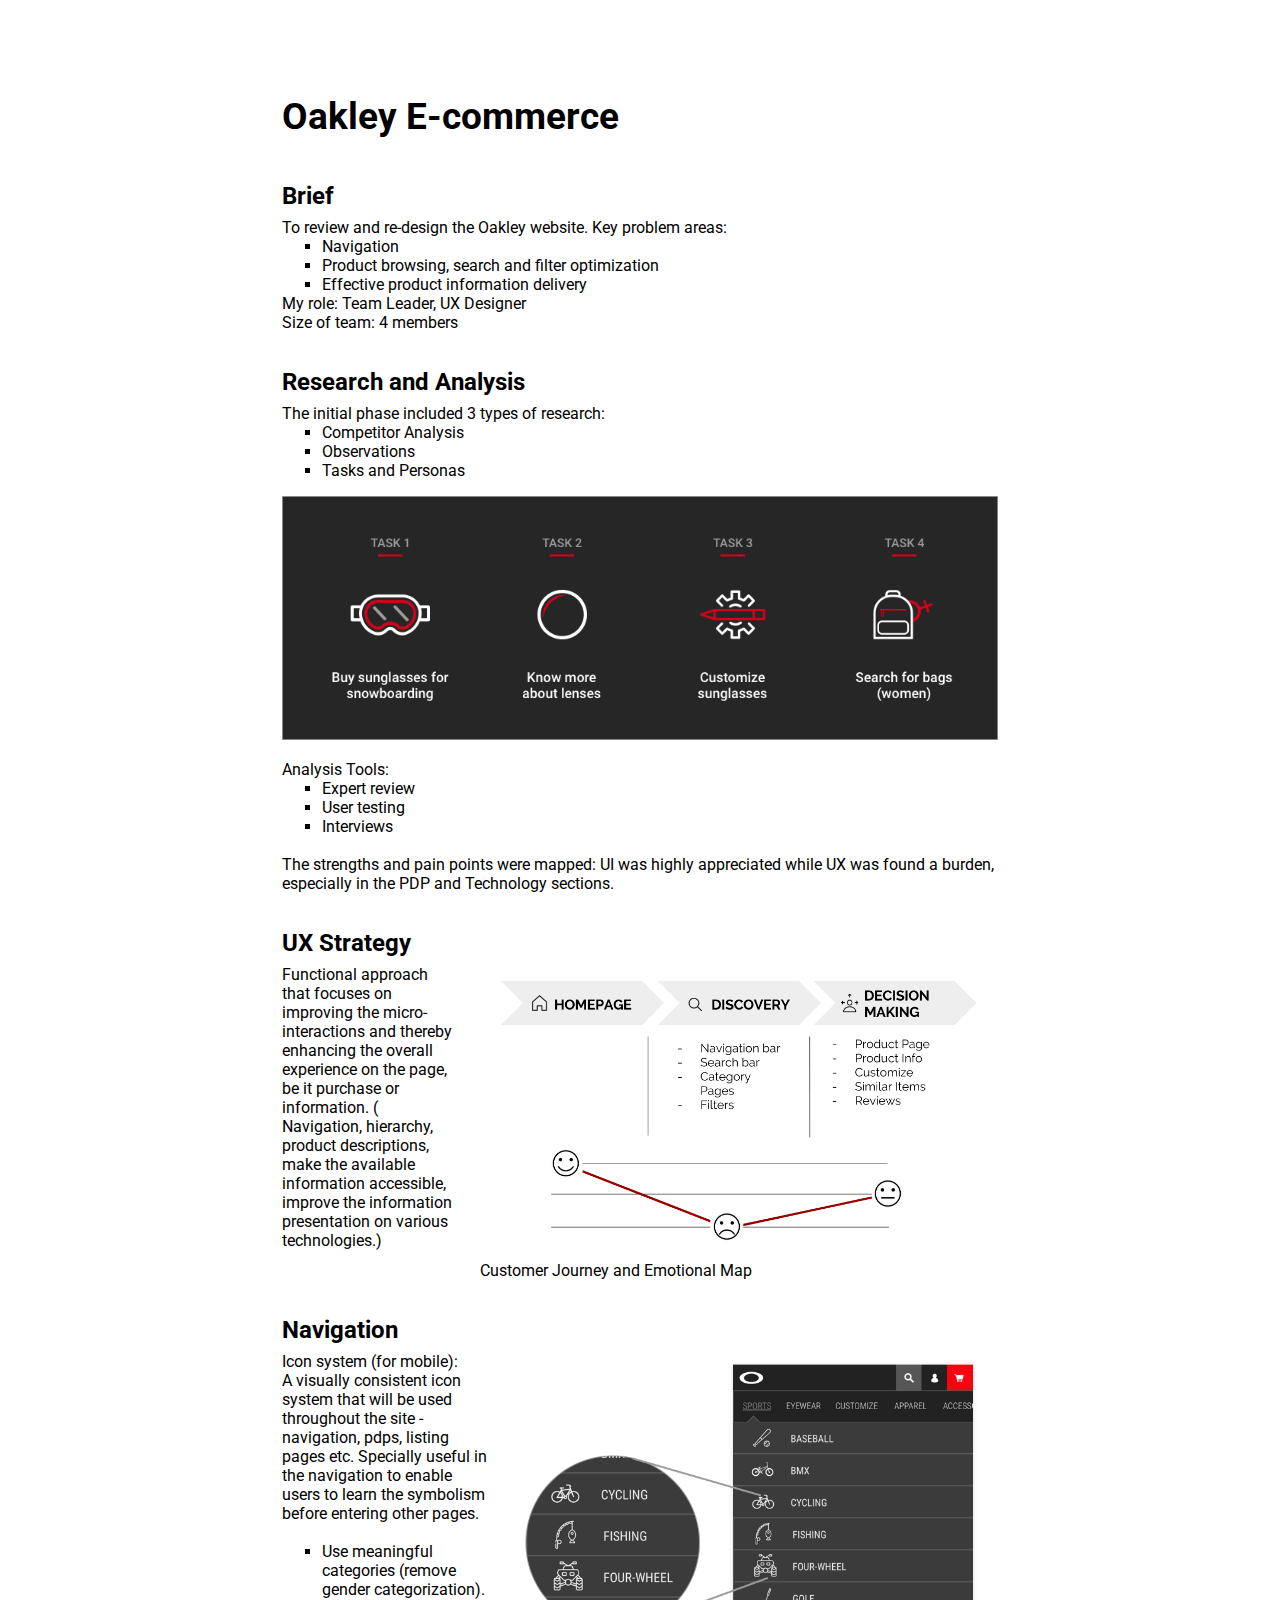
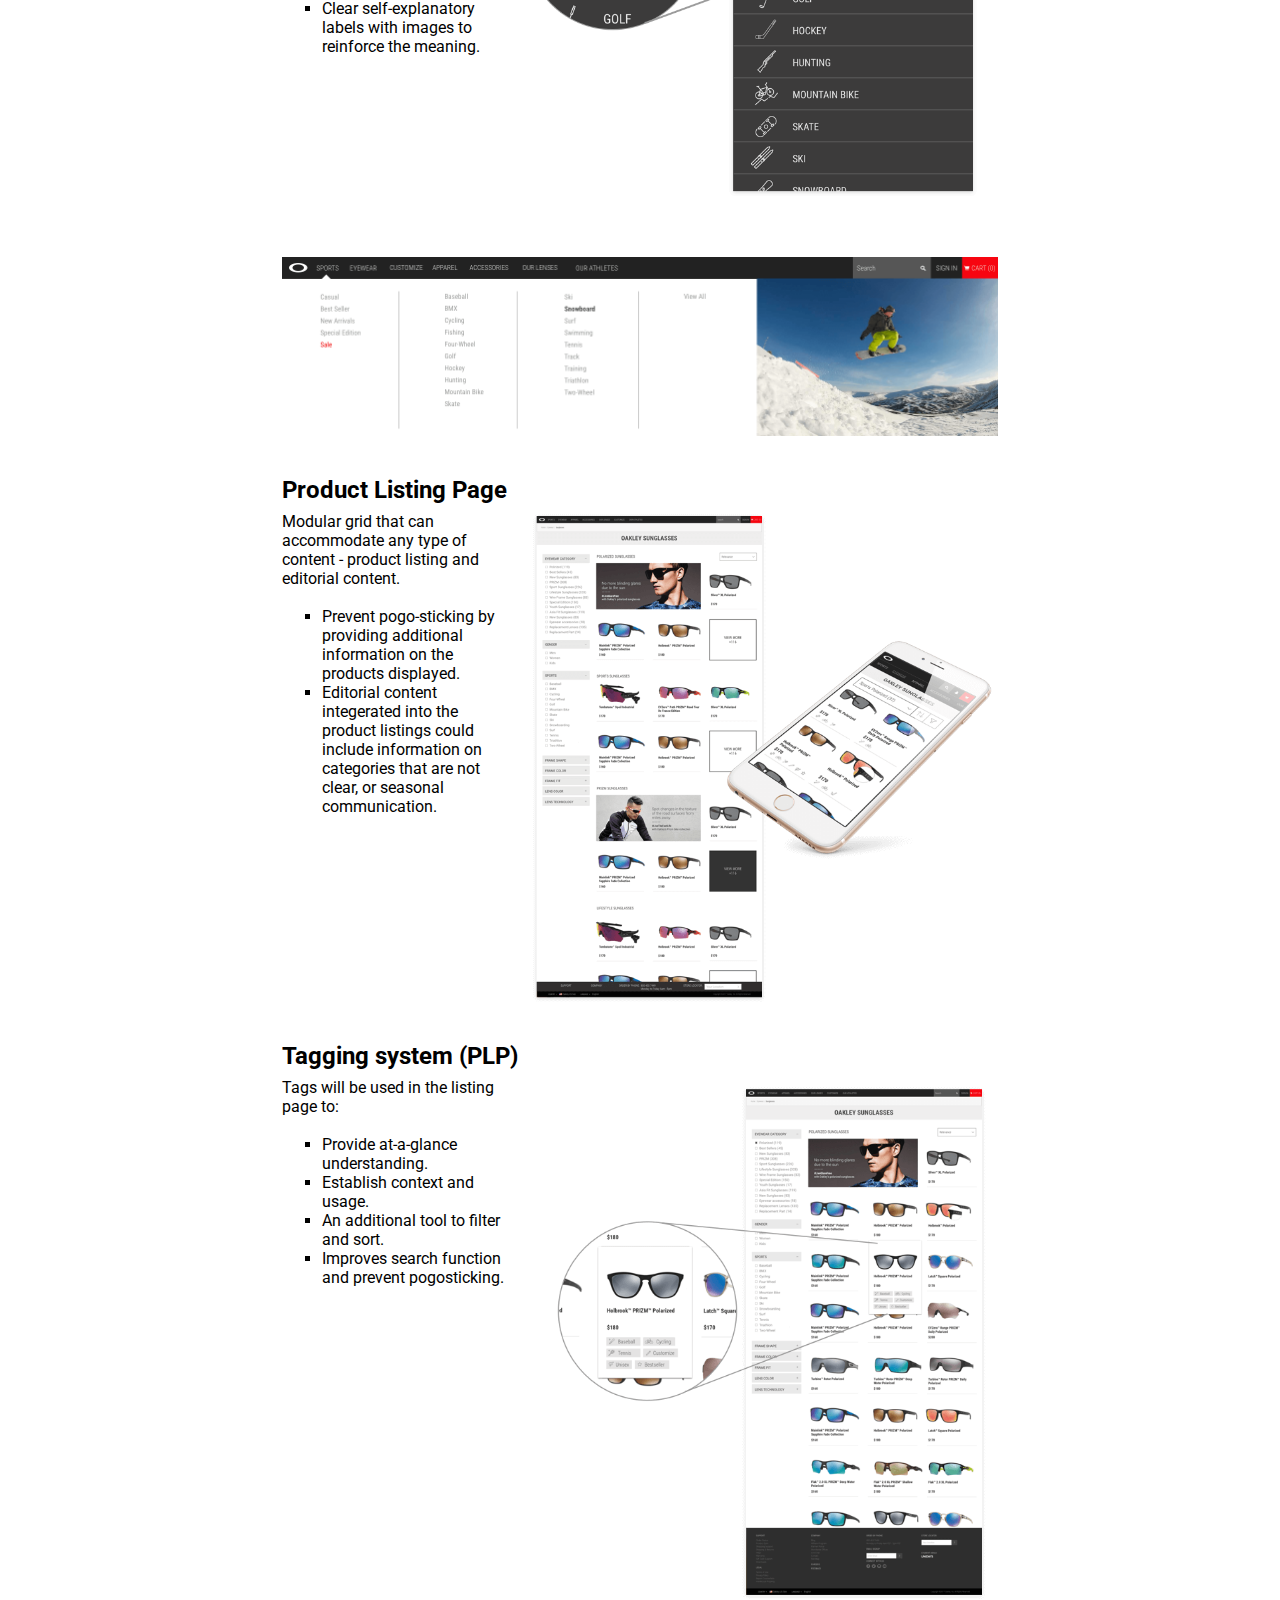
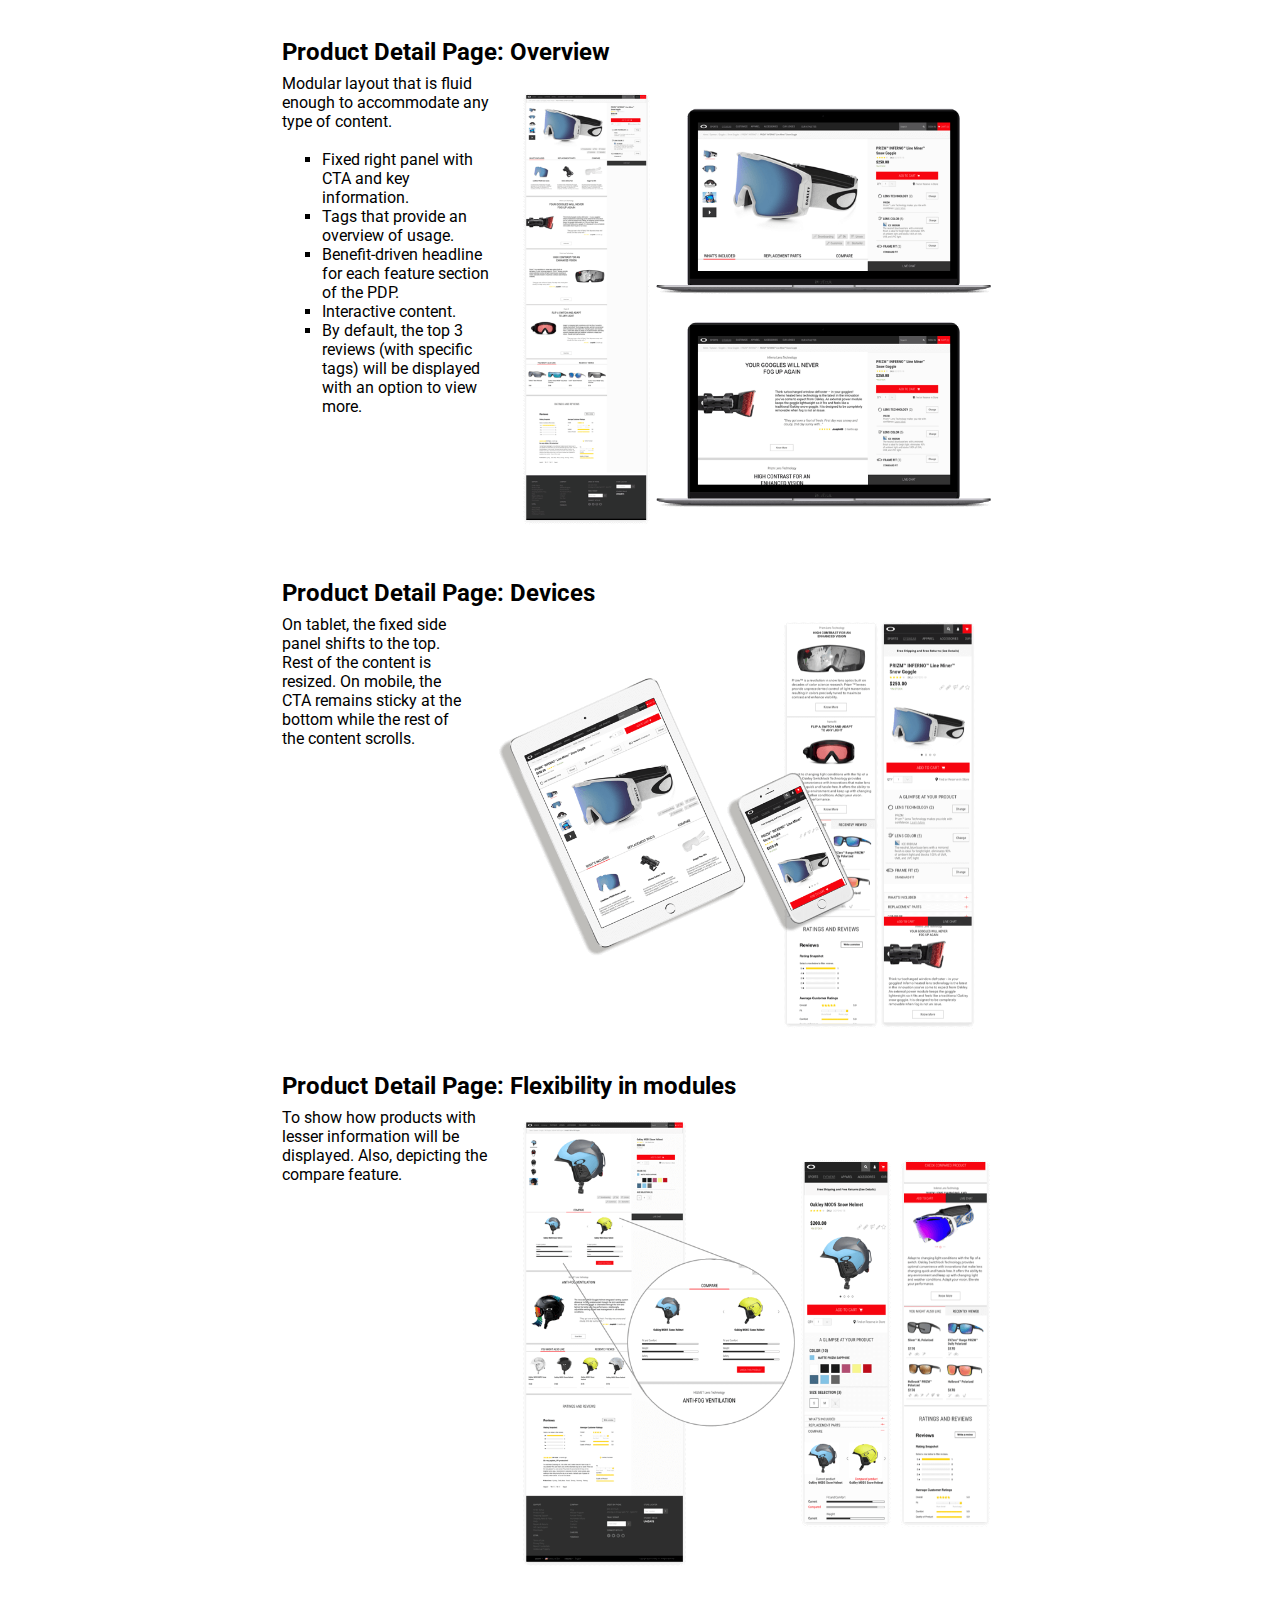
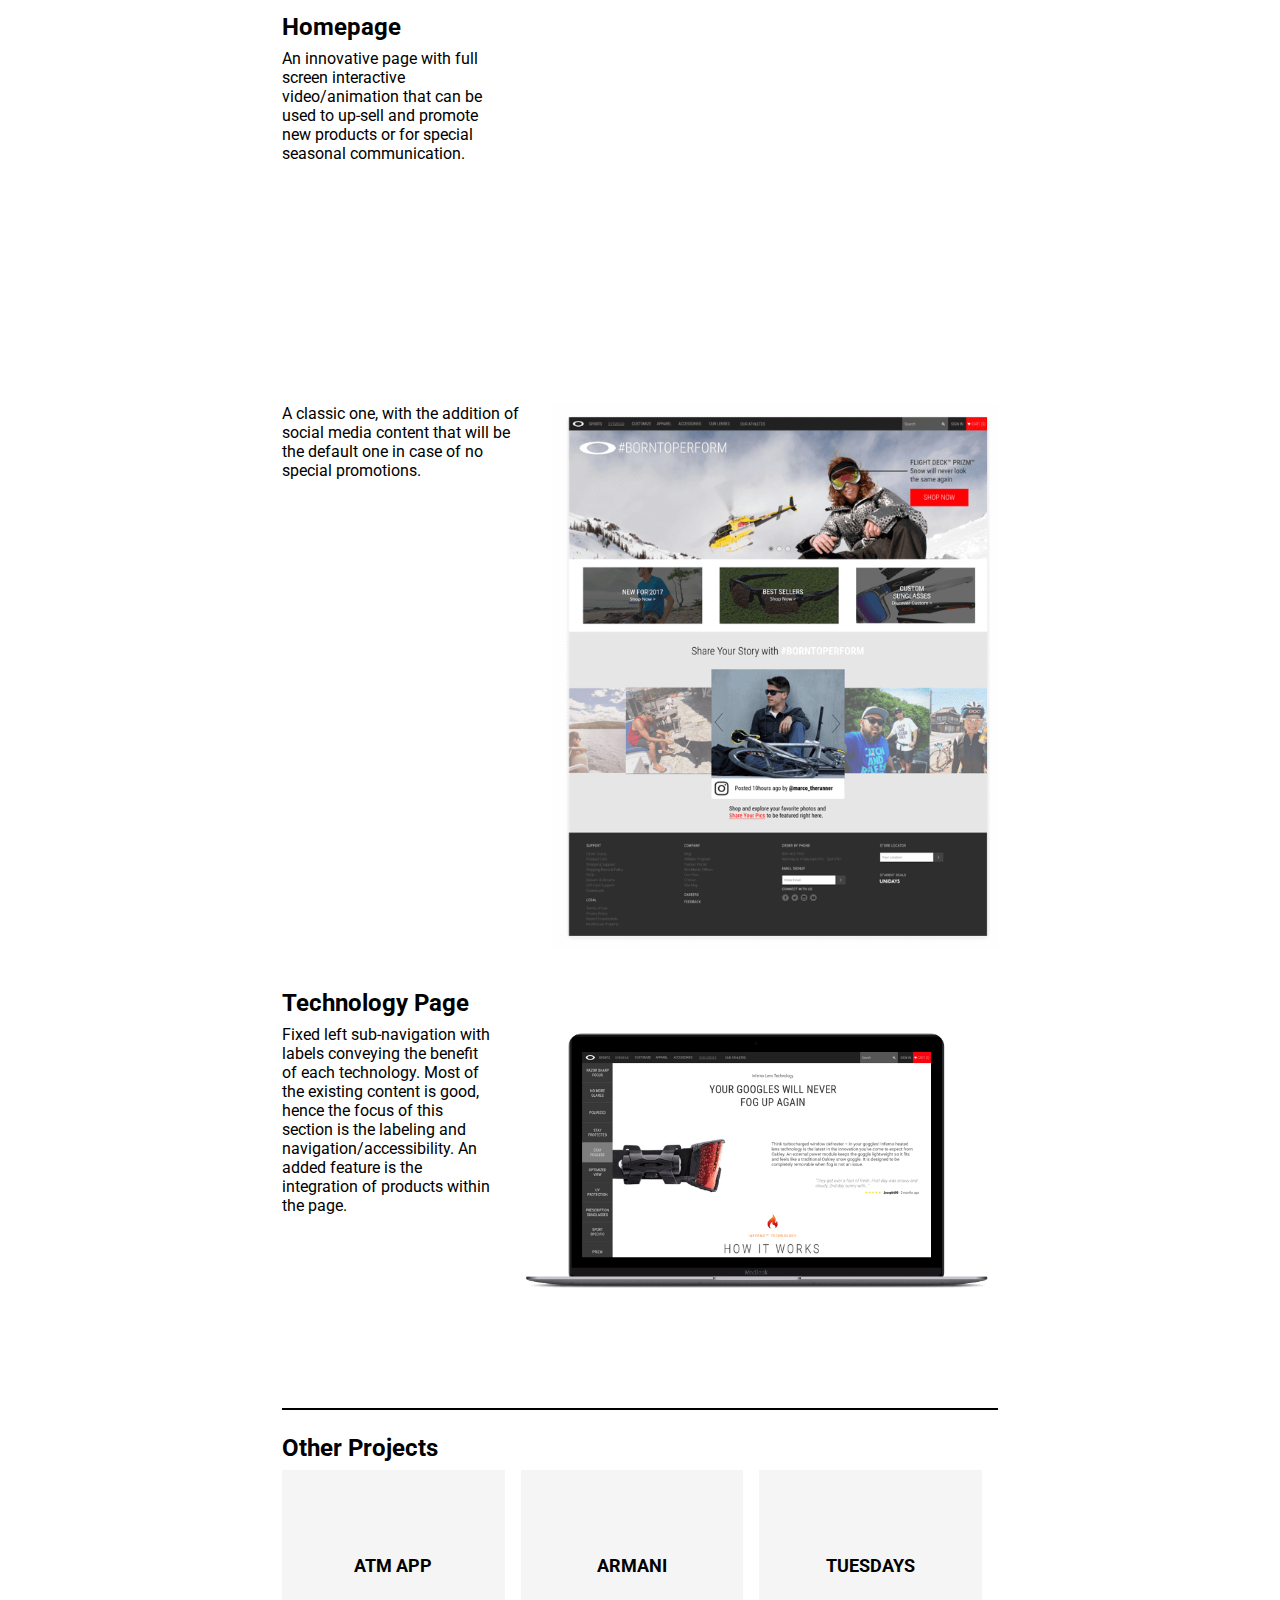
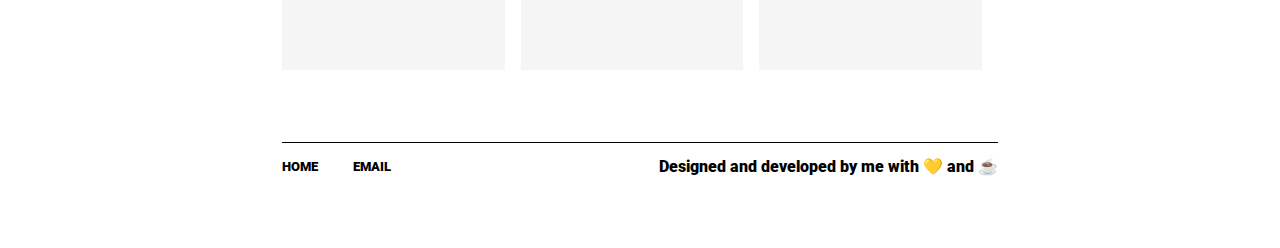
<file: oakley.html>
<!DOCTYPE html>
<html lang="en">
<head>
	<meta charset="UTF-8">
	<meta name="description" content="editorial design">
	<meta name="keywords" content="typography, editorial design, book design">
	<meta name="author" content="Ramya Venkatachalam">
	<meta name="viewport" content="width=device-width, initial-scale=1.0">
	
	<title>Oakley e&#45;commerce</title>
	
	<link rel="stylesheet" type="text/css" href="../css/style.css">
    <link href="https://fonts.googleapis.com/css?family=Roboto:400,900" rel="stylesheet">

	
	
	<!-- for google -->
	
	<meta property="og:type" content="article" />
    <meta itemprop="og:headline" content="Editorial design" />
    <meta itemprop="og:description" content="typography, editorial design, book design" />
    <meta property="og:image" content="https://ramyav300.github.io/images/Editorial_2.jpg" />
    
    <!-- for facebook -->
    
    <meta property="og:url"                content="https://ramyav300.github.io/editorial-design.html" />
    <meta property="og:type"               content="article" />
    <meta property="og:title"              content="Editorial design" />
    <meta property="og:description"        content="typography, editorial design, book design" />
    <meta property="og:image"              content="https://ramyav300.github.io/images/Editorial_2.jpg" />
	
	
</head>


<body>

<!-- navigation
  
   <nav class="navigation">
     <p class="navigation-about"><a href="about.html" class="button">ABOUT</a></p>
      <p class="navigation-work"><a href="index.html#work" class="button">WORK</a></p>     
  </nav>
  
-->
  

<!-- content -->
     
  <main>
    
  <section class="projects">

  <h2>Oakley E&#45;commerce</h2> 
  
    <section class="projects-intro">
      <h4>Brief</h4>
      <p>To review and re-design the Oakley website. Key problem areas&#58; </p>
      <ul>
        <li>Navigation</li>
        <li>Product browsing, search and filter optimization</li> 
        <li>Effective product information delivery</li>
      </ul>
      <p>My role: Team Leader, UX Designer</p>
      <p>Size of team: 4 members</p>
    </section>  

<!-- 1. research and analysis -->
<h4>Research and Analysis</h4>
   
   <section class="projects-sections">
      <p>The initial phase included 3 types of research&#58;
      <ul>
        <li>Competitor Analysis</li>
        <li>Observations</li>
        <li>Tasks and Personas</li>
      </ul>
     <div>
        <img src="images/oakley-tasks.png" alt="Tasks for oakley user testing" class="oakley-tasks">
      </div>
      <div class="oakley-tasks-mobile"></div>
  
      <p>Analysis Tools&#58;
      <ul>
        <li>Expert review </li>
        <li>User testing</li>
        <li>Interviews</li>
      </ul>
      <br>
      <p>The strengths and pain points were mapped&#58; UI was highly appreciated while UX was found a burden, especially in the PDP and Technology sections.</p>
      
      
      
  </section>

<!-- 2. ux strategy -->
  <h4>UX Strategy</h4>

  <section class="projects-flex">
      <div class="projects-textnexttoimage">
      <p>Functional approach that focuses on improving the micro-interactions and thereby enhancing the overall experience on the page, be it purchase or information. &#40; Navigation, hierarchy, product descriptions, make the available information accessible, improve the information presentation on various technologies.&#41;
      </p>
      </div>

      <div>
      <img src="images/oakley-customerjourney.png" alt="oakley customer journey">
      <p>Customer Journey and Emotional Map</p>
      </div>
    </section>

<!-- 3. navigation -->
  <h4>Navigation </h4>

    <section class="projects-flex">
      <div class="projects-textnexttoimage">
       <p>Icon system (for mobile)&#58; <br>A visually consistent icon system that will be used throughout the site &#45; navigation, pdps, listing pages etc. Specially useful in the navigation to enable users to learn the symbolism before entering other pages.</p>
       <br>
       <ul>
        <li>Use meaningful categories (remove gender categorization).</li>
        <li>Clear self-explanatory labels with images to reinforce the meaning.</li>
        </ul>
       </div>

       <div>
        <img src="images/oakley-nav-mobile.png" alt="oakley mobile navigation">
       </div>
    </section>

    <section class="projects-sections">
      <img src="images/oakley-nav-desktop.png" alt="oakley mobile navigation">
    </section>


<!-- 4. plp -->
  <h4>Product Listing Page </h4>

    <section class="projects-flex">
      <div class="projects-textnexttoimage">
        <p> Modular grid that can accommodate any type of content &#45; product listing and editorial content.
        </p>
       <br>
       <ul>
        <li>Prevent pogo-sticking by providing additional information on the products displayed.</li>
        <li>Editorial content integerated into the product listings could include information on categories that are not clear, or seasonal communication.</li>
        </ul>
       </div>

       <div>
        <img src="images/oakley-plp-1.png" alt="oakley product listing page">
       </div>
    </section>

    

<!-- 5. plp tagging system -->
  <h4>Tagging system &#40;PLP&#41; </h4>

    <section class="projects-flex">
      <div class="projects-textnexttoimage">
        <p> Tags will be used in the listing page to&#58;
        </p>
       <br>
       <ul>
        <li>Provide at&#45;a&#45;glance understanding.</li>
        <li>Establish context and usage.</li>
        <li>An additional tool to filter and sort.</li>
        <li>Improves search function and prevent pogosticking.</li>
        </ul>
       </div>

       <div>
        <img src="images/oakley-plp-tag.png" alt="oakley product listing page tagging system">
       </div>
    </section>

       

<!-- 6. pdp general -->
  <h4>Product Detail Page&#58; Overview </h4>

    <section class="projects-flex">
      <div class="projects-textnexttoimage">
        <p> Modular layout that is fluid enough to accommodate any type of content.
        </p>
       <br>
       <ul>
        <li>Fixed right panel with CTA and key information.</li>
        <li>Tags that provide an overview of usage.</li>
        <li>Benefit&#45;driven headline for each feature section of the PDP.</li>
        <li>Interactive content.</li>
        <li>By default, the top 3 reviews &#40;with specific tags&#41; will be displayed with an option to view more.</li>
        </ul>
       </div>

       <div>
        <img src="images/oakley-pdp1.png" alt="oakley product detail page overview">
       </div>
    </section>

      

<!-- 7. pdp devices -->
  <h4>Product Detail Page&#58; Devices </h4>

    <section class="projects-flex">
      <div class="projects-textnexttoimage">
        <p> On tablet, the fixed side panel shifts to the top. Rest of the content is resized. On mobile, the CTA remains sticky at the bottom while the rest of the content scrolls.
        </p>
      </div>

      <div>
        <img src="images/oakley-pdp2.png" alt="oakley product detail page devices">
      </div>
    </section>   

<!-- 8. pdp devices -->
  <h4>Product Detail Page&#58; Flexibility in modules </h4>

    <section class="projects-flex">
      <div class="projects-textnexttoimage">
        <p> To show how products with lesser information will be displayed. Also, depicting the compare feature.
        </p>
      </div>

      <div>
        <img src="images/oakley-pdp3.png" alt="oakley product detail page with fewer modules">
      </div>
    </section>
    
<!-- 9. homepage -->
  <h4>Homepage </h4>

    <section class="projects-flex">
      <div class="projects-textnexttoimage">
        <p> An innovative page with full screen interactive video/animation that can be used to up-sell and promote new products or for special seasonal communication.
        </p>
      </div>

      <div class="oakley-video">
        <iframe width="660" height="315" src="https://www.youtube.com/embed/CcqqVce4sLc?rel=0" frameborder="0" allow="autoplay; encrypted-media" allowfullscreen></iframe>
      </div>
    </section>

    <section class="projects-flex">
      <div class="projects-textnexttoimage">
        <p> A classic one, with the addition of social media content that will be the default one in case of no special promotions.
        </p>
      </div>
      
      <div>
        <img src="images/oakley-homepageclassic.png" alt="oakley classic homepage">
      </div>
    </section>
    
    <!-- 10. technology page -->
  <h4>Technology Page </h4>

    <section class="projects-flex">
      <div class="projects-textnexttoimage">
        <p> Fixed left sub-navigation with labels conveying the benefit of each technology. Most of the existing content is good, hence the focus of this section is the labeling and navigation/accessibility. An added feature is the integration of products within the page.
        </p>
      </div>

      <div>
        <img src="images/oakley-tech.png" alt="oakley technology page">
      </div>
    </section>

  </section>   
     
     
 
<!-- other  projects -->
 
<h4 class="op-title">Other Projects</h4>
 <section class="other-projects-flex">
   <a href="atm-app.html"  class="other-projects op-atm"><h4>ATM App</h4></a>
   <a href="armani.html"  class="other-projects op-armani"><h4>Armani</h4></a>
   <a href="tuesdays-magazine.html" class="other-projects op-tuesdays"><h4>Tuesdays</h4></a>
 </section> 


 
<!-- footer -->
  <footer>
    <div class="footer-left">
      <a href="index.html" class="button">HOME</a>
      <a href="mailto:ramyav300@gmail.com">EMAIL</a>
    </div>
    <div>
      <p>Designed and developed by me with 💛 and ☕️</p>
    </div>
  </footer> 
  
  
  </main>


</body>

</html>
</file>
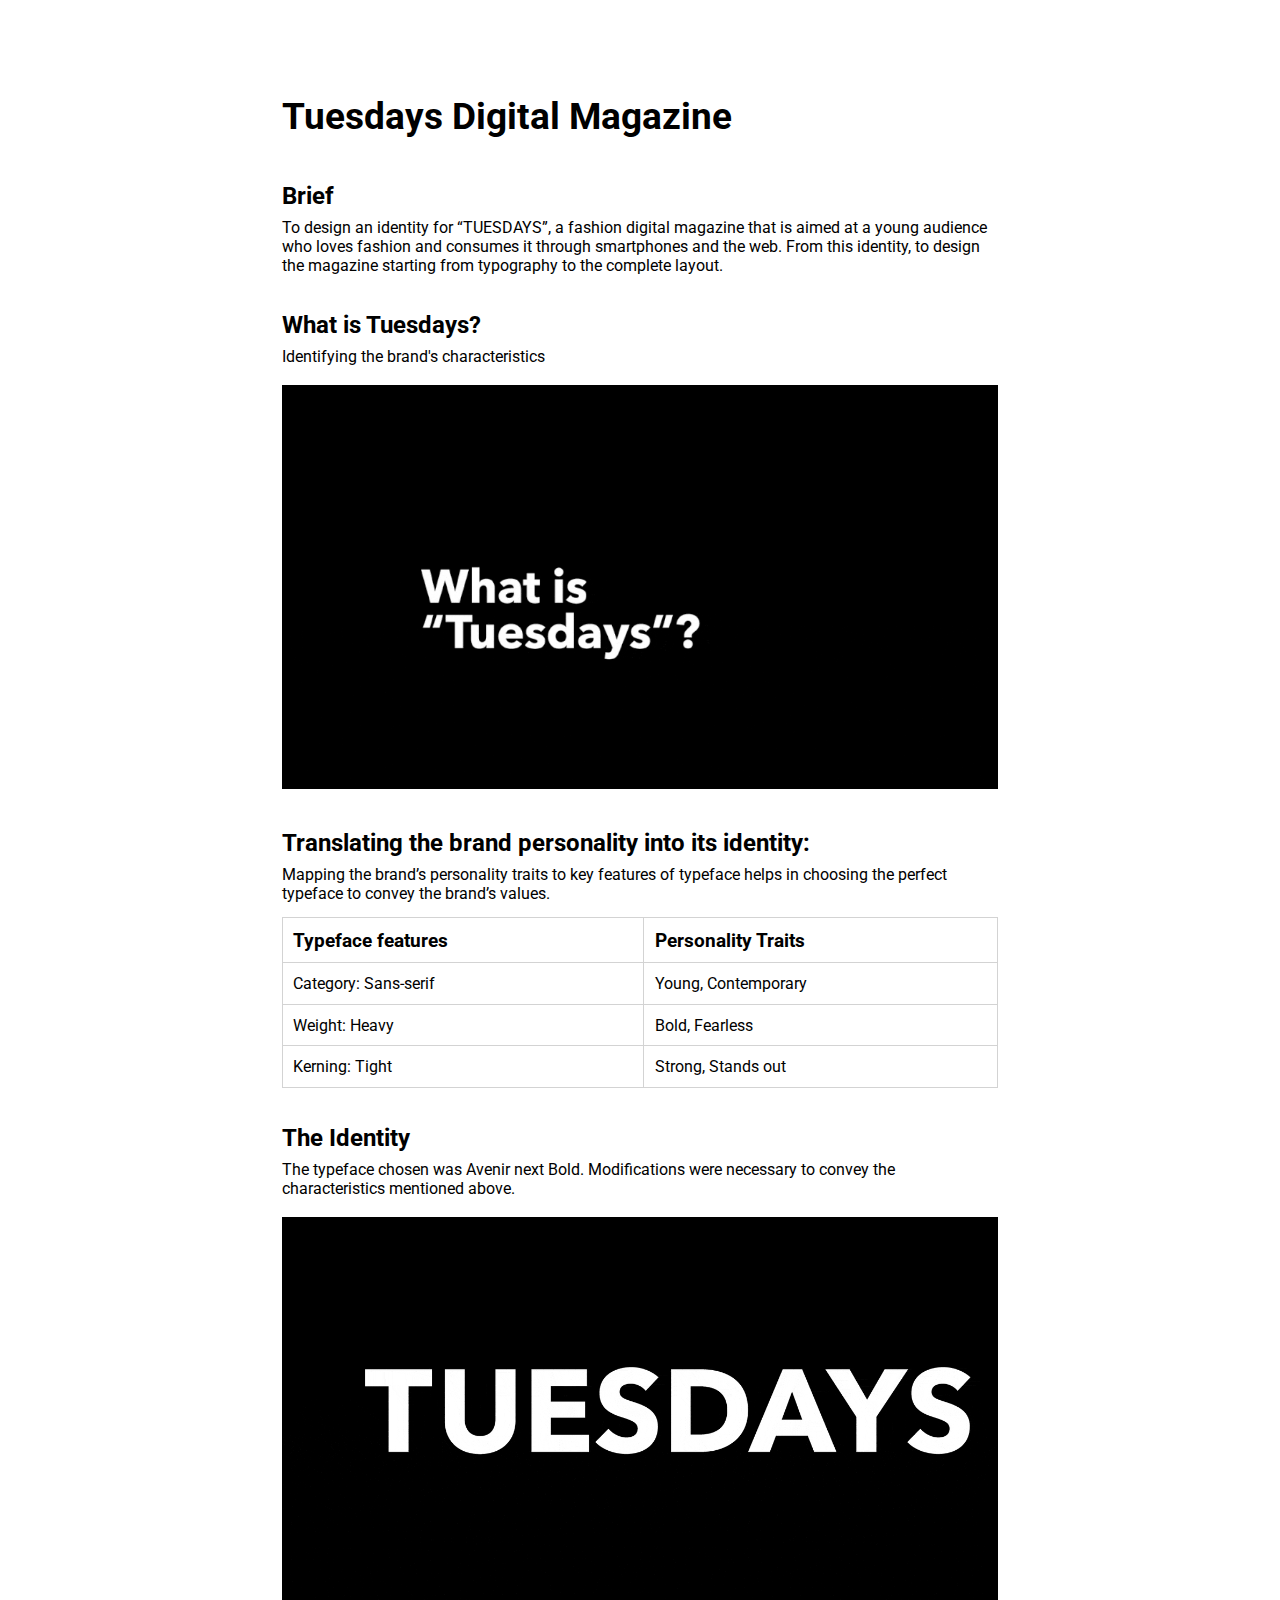
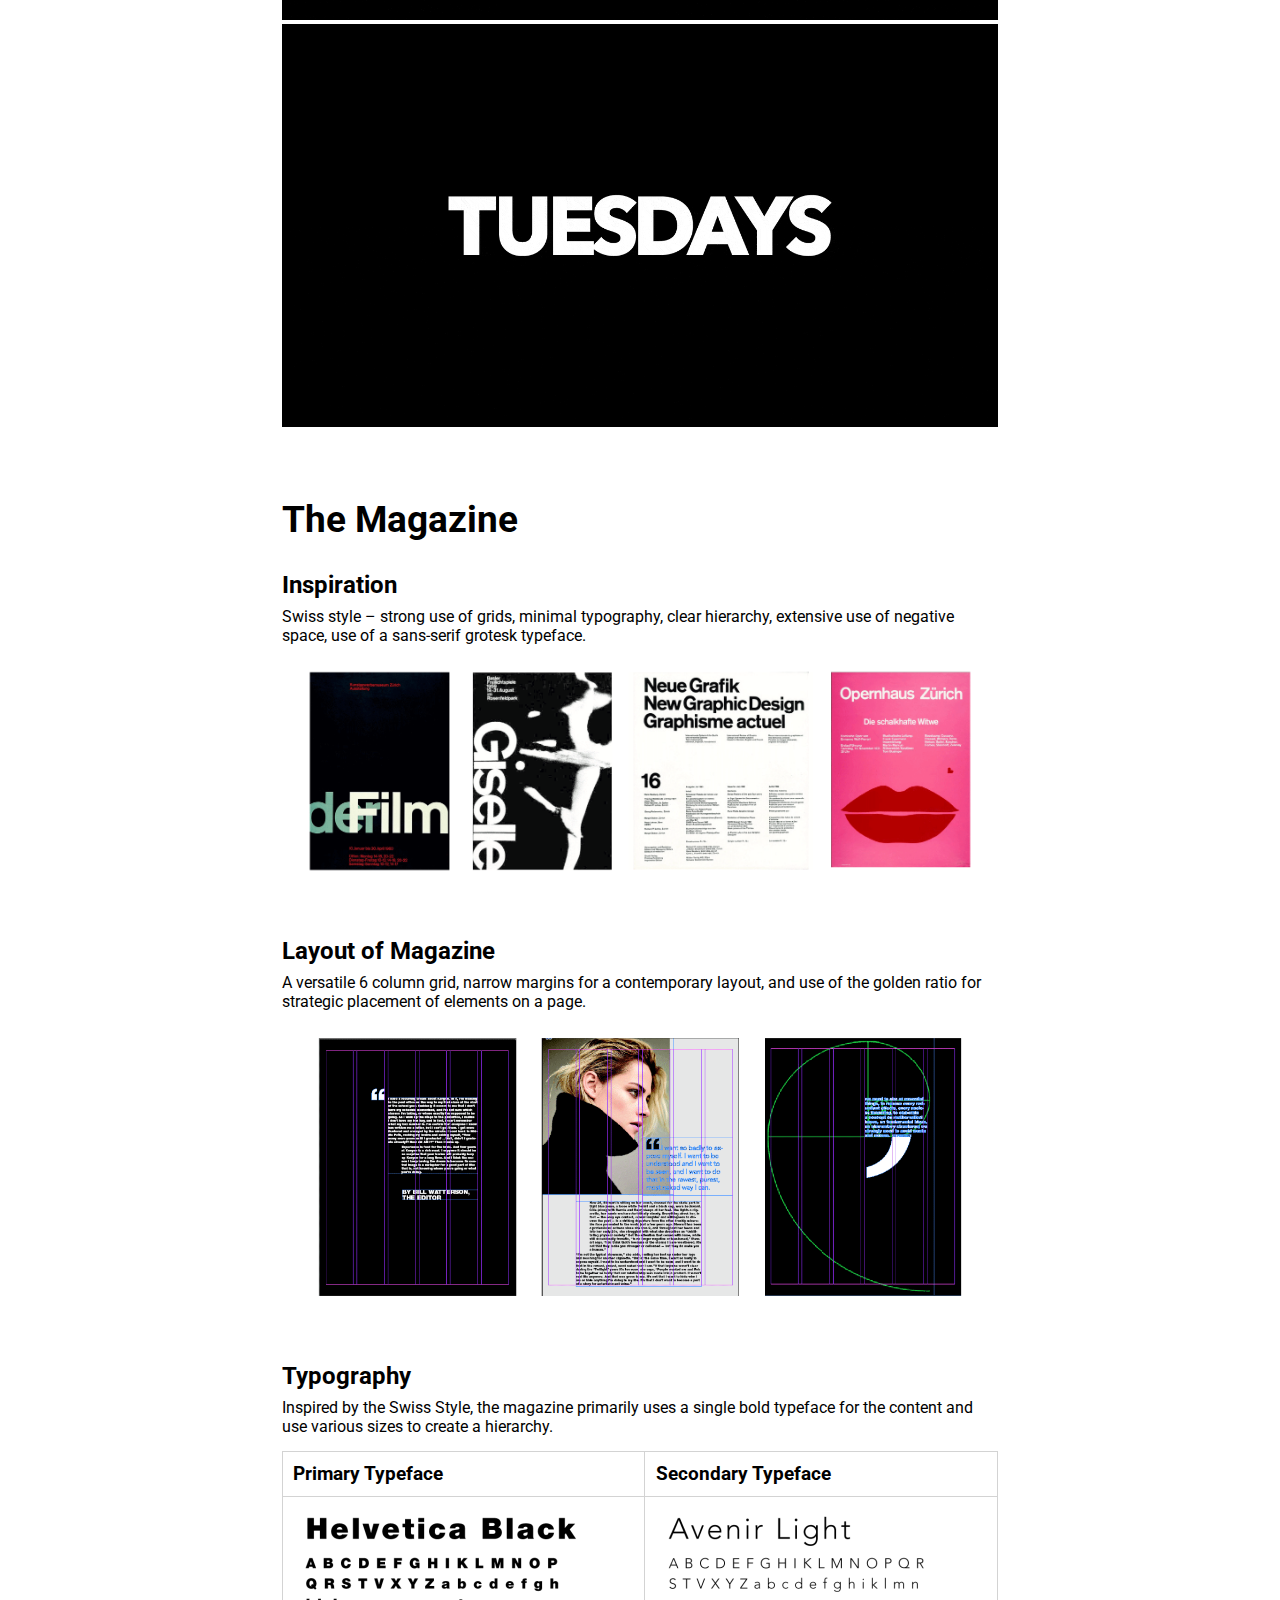
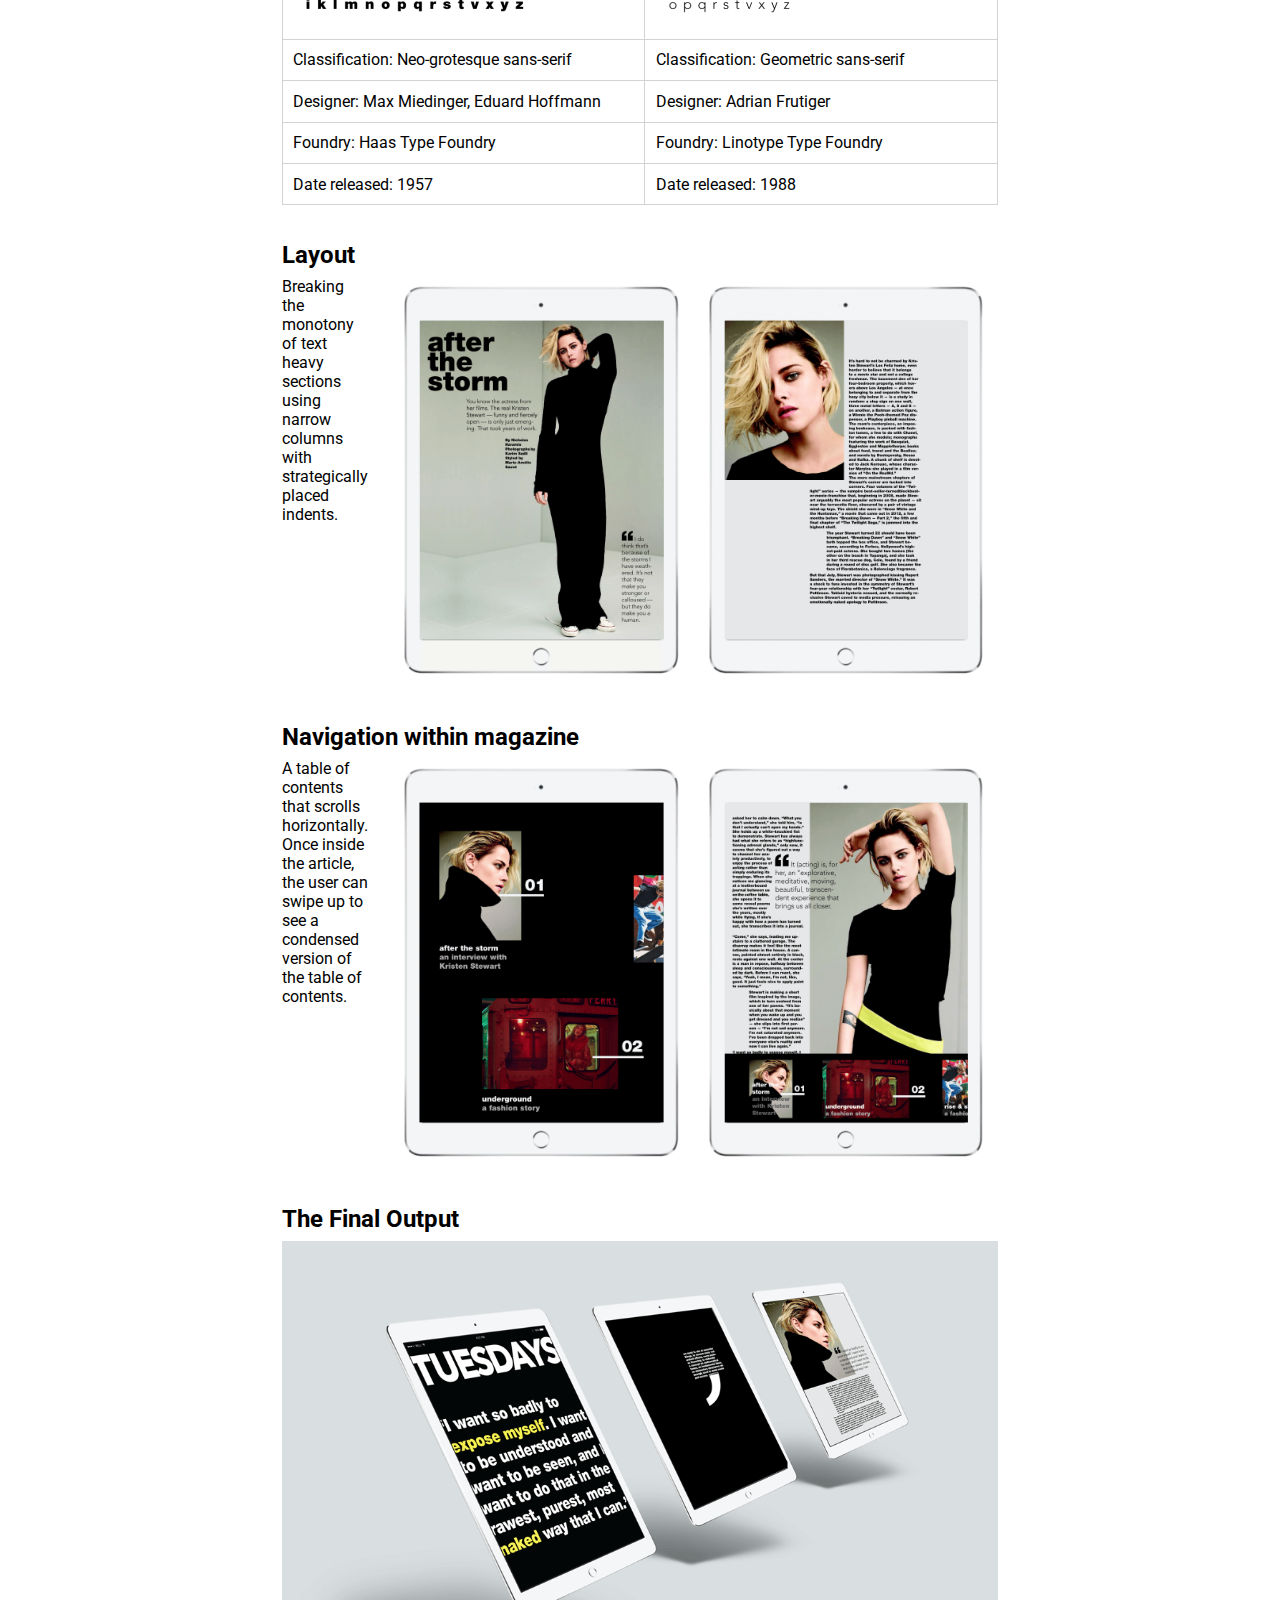
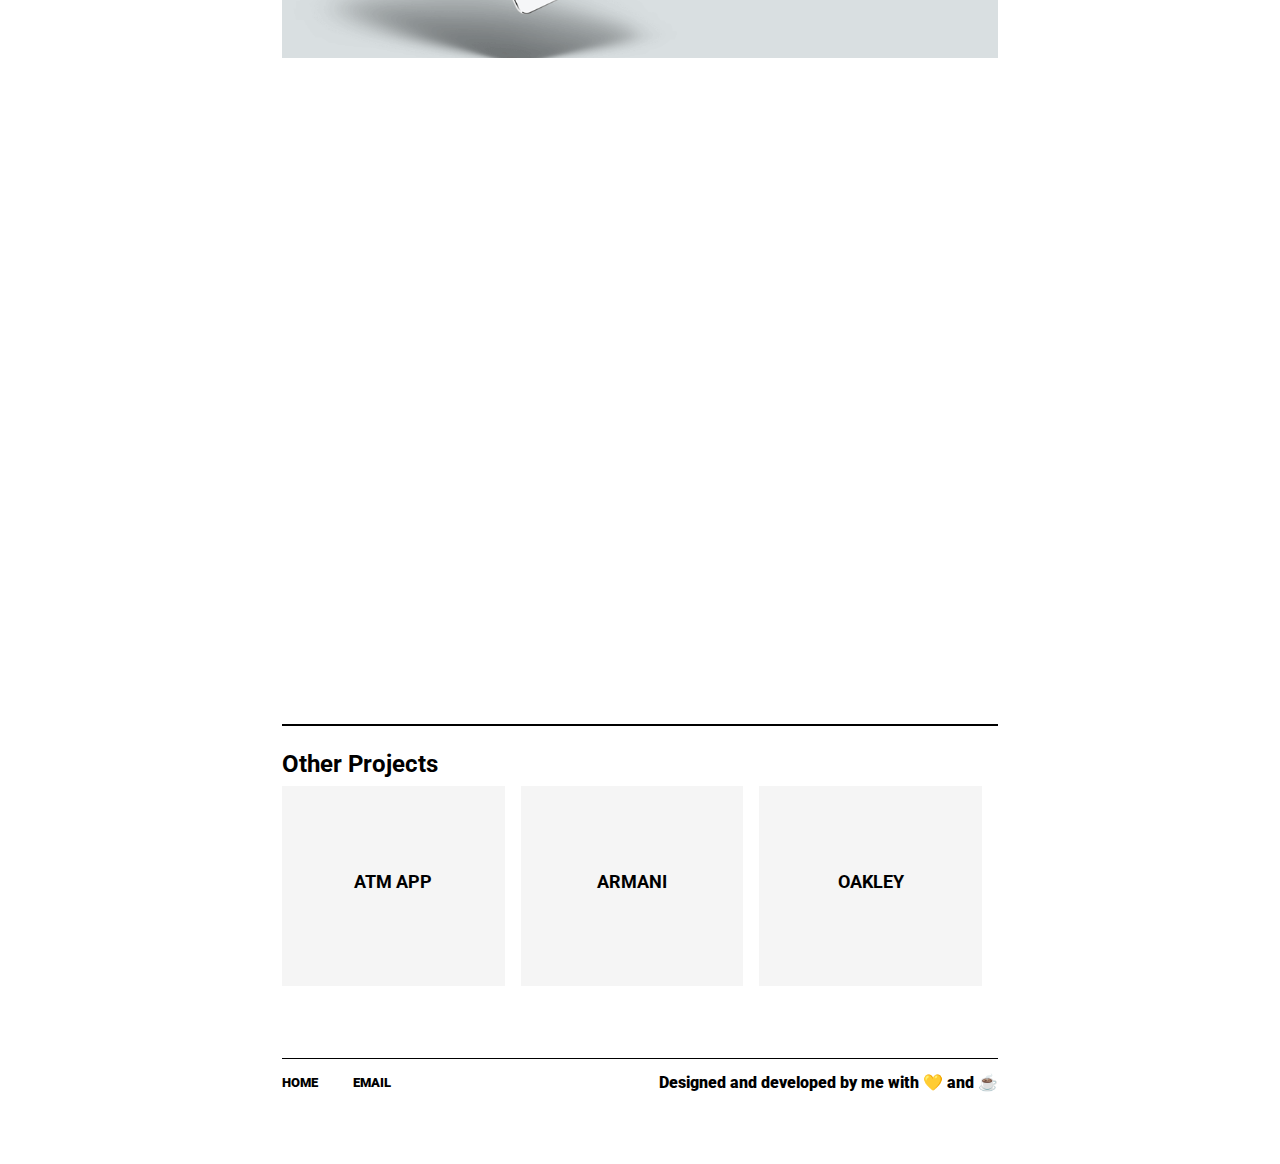
<file: tuesdays-magazine.html>
<!DOCTYPE html>
<html lang="en">
<head>
	<meta charset="UTF-8">
	<meta name="description" content="design of a digital magazine">
	<meta name="keywords" content="typography, ui design, web design, digital art direction">
	<meta name="author" content="Ramya Venkatachalam">
	<meta name="viewport" content="width=device-width, initial-scale=1.0">
	
	<title>Tuesdays Magazine</title>
	
	<link rel="stylesheet" type="text/css" href="../css/style.css">
    <link href="https://fonts.googleapis.com/css?family=Roboto:400,900" rel="stylesheet">
	
	
	<!-- for google -->
	
	<meta property="og:type" content="article" />
    <meta itemprop="og:headline" content="Design of a digital magazine" />
    <meta itemprop="og:description" content="typography, ui design, web design, digital art direction" />
    <meta property="og:image" content="http://127.0.0.1:54130/images/Tuesdays-logo-application.gif" />
    
    <!-- for facebook -->
    
    <meta property="og:url"                content="https://ramyav300.github.io/editorial-design.html" />
    <meta property="og:type"               content="article" />
    <meta property="og:title"              content="Design of a digital magazine" />
    <meta property="og:description"        content="typography, ui design, web design, digital art direction" />
    <meta property="og:image"              content="http://127.0.0.1:54130/images/Tuesdays-logo-application.gif" />
	
	
	
	
</head>


<body>

<!-- navigation
  
   <nav class="navigation">
     <p class="navigation-about"><a href="about.html" class="button">ABOUT</a></p>
      <p class="navigation-work"><a href="index.html#work" class="button">WORK</a></p>     
  </nav>

--> 
  

<!-- content -->

<main>    

<section class="projects">

<h2> Tuesdays Digital Magazine </h2> 
 
  <section class="projects-intro">
    <h4>Brief</h4>
    <p>To design an identity for “TUESDAYS”, a fashion digital magazine that is aimed at a young audience who loves fashion and consumes it through smartphones and the web. From this identity, to design the magazine starting from typography to the complete layout.</p> 
  </section>
    
<!-- 1. Intro - what? -->    
<h4>What is Tuesdays? </h4>
 
  <section class="projects-sections">
    <p>Identifying the brand's characteristics </p>
    <br>
    <img src="images/Tuesdays-intro.gif" alt="Tuesdays Brand Story">
  </section>

<!-- 2. Personality -->  
<h4>Translating the brand personality into its identity:</h4>

   <section class="projects-sections">
    <p> Mapping the brand’s personality traits to key features of typeface helps in choosing the perfect typeface to convey the brand’s values. </p>
    
    <table style="width:100%">
      <tr>
        <th>Typeface features</th>
        <th>Personality Traits</th> 
      </tr>
      <tr>
        <td>Category: Sans-serif</td>
        <td>Young, Contemporary</td> 
      </tr>
      <tr>
        <td>Weight: Heavy</td>
        <td>Bold, Fearless</td> 
      </tr>
      <tr>
        <td>Kerning: Tight</td>
        <td>Strong, Stands out</td> 
      </tr>
    </table>
    
    
  </section>
    
<!-- 3. Identity -->
<h4>The Identity</h4>
   <section class="projects-sections">
    <p>The typeface chosen was Avenir next Bold. Modifications were necessary to convey the characteristics mentioned above. </p>
    <br>
    <img src="images/Tuesdays-logo.gif" alt="Tuesdays logo creation">
    <br>
    <img src="images/Tuesdays-logo-application.gif" alt="Tuesdays logo application">
  </section> 
   
<!-- Magazine -->
<h2>The Magazine </h2>
    
<!-- 4. Inspiration -->
<h4>Inspiration </h4>
  <section class="projects-sections">
    <p> Swiss style – strong use of grids, minimal typography, clear hierarchy, extensive use of negative space, use of a sans-serif grotesk typeface. </p>
    <img src="images/Tuesdays-inspiration.png" alt="Tuesdays magazine inspiration">
  </section>
    
<!-- 5. Layout -->
<h4>Layout of Magazine</h4>
    
  <section class="projects-sections">
    <p> A versatile 6 column grid, narrow margins for a contemporary layout, and use of the golden ratio for strategic placement of elements on a page. </p>
    <img src="images/Tuesdays-grid.png" alt="Tuesdays layout structure">
  </section>
 
<!-- 6. typography -->   
<h4>Typography</h4>  
  
   <section class="projects-sections">
    <p>Inspired by the Swiss Style, the magazine primarily uses a single bold typeface for the content and use various sizes to create a hierarchy. </p>
    
    <table style="width:100%">
      <tr>
        <th>Primary Typeface</th>
        <th>Secondary Typeface</th> 
      </tr>
      <tr>
        <td> <img src="images/Tuesdays-font-one.png" alt="Tuesdays typeface one"> </td>
        <td><img src="images/Tuesdays-font-two.png" alt="Tuesdays typeface two"></td> 
      </tr>
      <tr>
        <td>Classification: Neo-grotesque sans-serif</td>
        <td>Classification: Geometric sans-serif</td> 
      </tr>
      <tr>
        <td>Designer: Max Miedinger, Eduard Hoffmann</td>
        <td>Designer: Adrian Frutiger</td> 
      </tr>
      <tr>
        <td>Foundry: Haas Type Foundry</td>
        <td>Foundry: Linotype Type Foundry</td> 
      </tr>
      <tr>
        <td>Date released: 1957</td>
        <td>Date released: 1988</td> 
      </tr>
    </table>
</section>
   
<!-- article layouts -->
<h4>Layout</h4>
<section class="projects-flex">
    <div class="projects-textnexttoimage">
    <p> Breaking the monotony of text heavy sections using narrow columns with strategically placed indents. </p>
    </div>

    <div>
      <img src="images/Tuesdays_article1.png" alt="Tuesdays article 1">
    </div>
    
    <div>
      <img src="images/Tuesdays_article2.png" alt="Tuesdays article 2">
    </div>
</section>

    
<!-- navigation -->
<h4>Navigation within magazine</h4>
<section class="projects-flex">
    <div class="projects-textnexttoimage">
    <p> A table of contents that scrolls horizontally. Once inside the article, the user can swipe up to see a condensed version of the table of contents.</p>
    </div>

    <div>
      <img src="images/Tuesdays_nav.png" alt="Navigation within the magazine">
    </div>
    
    <div>
      <img src="images/Tuesdays_nav_internal.png" alt="Navigation from articles">
    </div>
</section>

<!-- final putput -->    
<h4>The Final Output</h4>
   
    <img src="images/Tuesdays-output.png" alt="Tuesdays magazine layouts">
    
    <div class="tuesdays-video"><iframe width="420" height="515" src="https://www.youtube.com/embed/_0OIymg8fME?rel=0" frameborder="0" allow="autoplay; encrypted-media" allowfullscreen></iframe></div>

 </section>
 
 
<!-- other  projects -->
 
<h4 class="op-title">Other Projects</h4>
 <section class="other-projects-flex">
   <a href="atm-app.html"  class="other-projects op-atm"><h4>ATM App</h4></a>
   <a href="armani.html"  class="other-projects op-armani"><h4>Armani</h4></a>
   <a href="oakley.html" class="other-projects op-oakley"><h4>Oakley</h4></a>
 </section> 

 
 
<!-- footer -->
 <footer>
    <div class="footer-left">
      <a href="index.html" class="button">HOME</a>
      <a href="mailto:ramyav300@gmail.com">EMAIL</a>
    </div>
    <div>
      <p>Designed and developed by me with 💛 and ☕️</p>
    </div>
  </footer> 
  
  </main>
 
</body>


</html>
</file>
<file: css/style.css>
* {
  -webkit-box-sizing: border-box;
  box-sizing: border-box;
}

body {
  max-width: 80%;
  margin: 0 auto;
  padding-top: 5%;
  font-family: 'Roboto', sans-serif;
}

main {
  max-width: 70%;
  margin: 0 auto;
}

@media (max-width: 960px) {
  body {
    max-width: 90%;
  }
  
  main {
    max-width: 80%;
  }
}

@media (max-width: 768px) {
  body {
    max-width: 84%;
  }
  
  main {
    max-width: 100%;
    margin-top: 35px;
  }
}

h2 {
  font-size: 2.3rem;
}

h3 {
  font-size: 1.7rem;
  margin: 0;
}

h4 {
  margin: 0;
  font-size: 1.5rem;
  padding-bottom: 0.5rem;
}

p {
  margin: 0;
  font-size: 1rem;
}

/* homepage - work */

a {
  text-decoration: none;
  color: black;
}

.button:hover {
  color: blue;
}

.tiles {
  display: -webkit-box;
  display: -ms-flexbox;
  display: flex;
  width: 50%;
  margin-top: 7%;
  font-weight: 900;
}


.tiles img {
  width: 100%;
  -ms-flex-item-align: start;
  align-self: flex-start;
  margin-left: 1rem;
}

.tiles-description {
  -ms-flex-item-align: end;
  align-self: flex-end;
  max-width: 15%;
  margin-left: 3%;
}

.tiles-verticaltext p {
  -webkit-transform: rotate(-90deg);
  transform: rotate(-90deg);
  -webkit-transform-origin: right;
  transform-origin: right;
  white-space: nowrap;
}

.work-two {
  margin-left: 30%;
}

.work-three {
  margin-left: 0%;
}

.work-four {
  margin-left: 30%;
}

.intro-link {
  text-decoration: underline; 
}

#work {
  padding-top: 5%;
}

.img-wrapper {
  height: 300px;
  width: 100%;
  margin-left: 4%;
  -webkit-transform: scale(1);
  transform: scale(1);
  -webkit-transition: all .5s ease;
  transition: all .5s ease;
}

.img-wrapper:hover {
  -webkit-transform: scale(1.05);
  transform: scale(1.05);
}

.img-wrapper-one {
  background: -webkit-gradient(linear, left top, left bottom, from(rgba(255, 165, 0, 0)), to(rgba(255, 0, 0, 0))),
  url(../../images/work-atm-app.jpg);
  background: linear-gradient(rgba(255, 165, 0, 0), rgba(255, 0, 0, 0)),
  url(../../images/work-atm-app.jpg);
  background-size: cover;
  background-blend-mode: multiply;
  background-position: center;
  
}

.img-wrapper-one:hover {
  background: -webkit-gradient(linear, left top, left bottom, from(rgba(255, 165, 0, 1)), to(rgba(255, 0, 0, 1))),
  url(../../images/work-atm-app.jpg);
  background: linear-gradient(rgba(255, 165, 0, 1), rgba(255, 0, 0, 1)),
  url(../../images/work-atm-app.jpg);
  background-size: cover;
  text-align: center;
  background-blend-mode: multiply;
  background-position: center;
  
}

.img-wrapper-two {
  background: url(../../images/work-armani.jpg);
  background-size: cover;
  background-blend-mode: multiply;
  background-position: center;
}

.img-wrapper-two:hover {
  background: -webkit-gradient(linear, left top, left bottom, from(#00ff81), to(#00a3bd)),
  url(../../images/work-armani.jpg);
  background: linear-gradient(#00ff81, #00a3bd),
  url(../../images/work-armani.jpg);
  background-size: cover;
  text-align: center;
  background-blend-mode: multiply;
  background-position: center;
}

.img-wrapper-three {
  background: url(../../images/work-oakley.jpg);
  background-size: cover;
  background-blend-mode: multiply;
  background-position: center;
}

.img-wrapper-three:hover {
  background: -webkit-gradient(linear, left top, left bottom, from(#ff0000), color-stop(#ff0000), to(#9343ff)),
  url(../../images/work-oakley.jpg);
  background: linear-gradient(#ff0000, #ff0000, #9343ff),
  url(../../images/work-oakley.jpg);
  background-size: cover;
  background-blend-mode: multiply;
  background-position: center;
}

.img-wrapper-four {
  background: url(../../images/work-tuesdays-magazine.jpg);
  background-size: cover;
  background-blend-mode: multiply;
  background-position: center;
}

.img-wrapper-four:hover {
  background: -webkit-gradient(linear, left top, left bottom, from(#00ffd0), to(#1434d2)),
  url(../../images/work-tuesdays-magazine.jpg);
  background: linear-gradient(#00ffd0, #1434d2),
  url(../../images/work-tuesdays-magazine.jpg);
  background-size: cover;
  background-blend-mode: multiply;
  background-position: center;
}


@media (max-width: 768px) {
  .tiles {
    display: block;
    width: 100%;
  }
  
  .img-wrapper {
    margin: 0;
  }
  
  .tiles-verticaltext p {
    visibility: hidden;
  }
  
  .tiles-description {
    max-width: 100%;
    margin: 0.5rem 0 1.5rem 0; 
  }
  
  .work-two, .work-three, .work-four {
    margin: 0;
  }
}

/* footer */
footer {
  margin: 10% 0;
  padding-top: 2%;
  display: -webkit-box;
  display: -ms-flexbox;
  display: flex;
  -webkit-box-align: center;
  -ms-flex-align: center;
  align-items: center;
  -webkit-box-pack: justify;
  -ms-flex-pack: justify;
  justify-content: space-between;
  font-size: 0.8rem;
  font-weight: 900;
  border-top: black 0.1rem solid;
}

footer a {
  padding-right: 2rem;
}



/* projects */


.projects {
  max-width: 1000px;
  margin: 0 auto;
}

.projects img {
  max-width: 100%; 
  -ms-flex-item-align: start; 
  align-self: flex-start;
}

.projects-sections {
  padding-bottom: 5%;
}


.projects-flex {
  display: -webkit-box;
  display: -ms-flexbox;
  display: flex;
  padding-bottom: 5%;
}

.projects-textnexttoimage {
  width: 50%;
  padding-right: 3%;
}

.projects-intro {
  padding-bottom: 5%;
  padding-top: 2%;
  
}

.projects-flex a {
  font-weight: 900;
  text-decoration: underline;
}

@media (max-width: 768px) {
  .projects-flex {
    display: block;
  }
  
  .projects-textnexttoimage {
    width: 100%;
  }
  
  .projects img {
    max-width: 100%;
    padding-top: 3%;
  }
  
  }


/* Tuesdays Digital Magazine */

table, th, tr, td {
  border: 1px solid #d3d3d3;
  border-collapse: collapse;
  border-spacing: 0;
  text-align: left;
  padding: 1.5%;
  margin-top: 2%;
  font-size: 1rem;
}
th {
  font-size: 1.2rem;
}

.tuesdays p {
  margin-bottom: 2%;
}

.magazine {
  color: black;
  text-align: left;
  padding-top: 5%;
  margin: 0;
}

ul {
  list-style: square;
  margin: 0;
  font-size: 1rem;
}

.tuesdays-video {
  padding-bottom: 10%;
  z-index: -1;
  width: 100%;
}

iframe {
  width: 100%;
}

.oakley-video {
  width: 100%;
}

/* about */

.about-fixed {
  width: 200px;
  height: auto;
  position: fixed;
  top: 0;
  left: 70%;
  margin-top: 5%;
  margin-right: 5%;
  padding-left: 2%;
  border-left: 1px #dcdcdc solid;
}

.about-text p {
  font-size: 1.2rem;
  padding-right: 1rem;
}

main section {
  padding-bottom: 10%;
}

svg {
  margin: 1rem;
}

.about-text {
  max-width: 70%;
}



@media (max-width: 768px) {
  .about-fixed {
    position: unset;
    margin: 0;
    border: unset;
    padding: 0;
    margin: 0;
  }
  
  .about-text {
    max-width: 100%;
    margin-top: 70px;
  }
  
  .about-text p {
  font-size: 1rem;
  padding-right: 0;
}
  
}

/* navigation */

nav {
  width: 100%;
  font-weight: 900;
  
}

.navigation p {
  position: fixed;
  top: 50%;
  border-bottom: 2.1px black solid;
}


.navigation-about {
  -webkit-transform: rotate(-90deg);
  transform: rotate(-90deg);
}

.navigation-work {
  right: 10%;
  -webkit-transform: rotate(90deg);
  transform: rotate(90deg);
}

@media (max-width: 960px) {
  .navigation-work {
    right: 5%;
    } 
}
  

@media (max-width: 768px) {
  .navigation p, .navigation-work {
    position: unset;
    -webkit-transform: unset;
    transform: unset;
    }
  
  .navigation {
    width: 100%;
    position: fixed;
    top: 0;
    right: 0;
    background-color: white;
    margin: 0 auto;
    padding: 20px 8%;
    display: -webkit-box;
    display: -ms-flexbox;
    display: flex;
    -webkit-box-pack: justify;
    -ms-flex-pack: justify;
    justify-content: space-between;
  }
}

.armani-personas {
   width: 100%;
  height: 200px;
  background: url(../../images/Armani-Personas.png);
  background-size: contain;
  background-position: center;
  background-repeat: no-repeat;
  margin: 1rem 0;  
  background-color: #262626;
}



@media (max-width: 768px) {
  .armani-personas {
    height: 100px;
  }
}
  
/* oakley */

.oakley-tasks {
  margin: 1rem 0; 
}

@media (max-width: 768px) {
  .oakley-tasks {
    display: none;
  }
  
  .oakley-tasks-mobile {
    width: 100%;
  height: 500px;
  background: url(../../images/oakley-tasks-mobile.png);
  background-size: contain;
  background-position: left;
  background-repeat: no-repeat;
  margin: 1rem 0;  
}

}


/* other projects panel at the bottom */
  
  .other-projects-flex {
    display: -webkit-box;
    display: -ms-flexbox;
    display: flex;
    -ms-flex-pack: distribute;
    justify-content: space-around;
    -webkit-box-align: center;
    -ms-flex-align: center;
    align-items: center;
    padding-bottom: 0;
  } 
  
  .other-projects {
    width: 100%;
    height: 200px;
    background: #F5F5F5;
    display: -webkit-box;
    display: -ms-flexbox;
    display: flex;
    -ms-flex-pack: distribute;
    justify-content: space-around;
    -webkit-box-align: center;
    -ms-flex-align: center;
    align-items: center;
    margin-right: 1rem;
    -webkit-transform: scale(1);
    transform: scale(1);
    -webkit-transition: all .5s ease;
    transition: all .5s ease;
  }

.other-projects:hover {
  -webkit-transform: scale(1.1);
  transform: scale(1.1);
}
.other-projects h4 {
  font-size: 1.1rem;
  text-transform: uppercase;
}

.op-title {
  border-top: black 2px solid;
  padding-top: 1.5rem;
}

.other-projects:hover h4 {
  color: white;
}

.op-atm:hover {
  background: -webkit-gradient(linear, left top, left bottom, from(rgba(255, 165, 0, 1)), to(rgba(255, 0, 0, 1))),
  url(../../images/work-atm-app.jpg);
  background: linear-gradient(rgba(255, 165, 0, 1), rgba(255, 0, 0, 1)),
  url(../../images/work-atm-app.jpg);
  background-size: cover;
  background-blend-mode: multiply;
  background-position: center;
}


.op-armani:hover {
  background: -webkit-gradient(linear, left top, left bottom, from(#00ff81), to(#00a3bd)), url(../../images/work-armani.jpg);
  background: linear-gradient(#00ff81, #00a3bd), url(../../images/work-armani.jpg);
  background-size: cover;
  background-blend-mode: multiply;
  background-position: center;
}


.op-oakley:hover {
  background: -webkit-gradient(linear, left top, left bottom, from(#ff0000), color-stop(#ff0000), to(#9343ff)),
  url(../../images/work-oakley.jpg);
  background: linear-gradient(#ff0000, #ff0000, #9343ff),
  url(../../images/work-oakley.jpg);
  background-size: cover;
  background-blend-mode: multiply;
  background-position: center;
}


.op-tuesdays:hover {
  background: -webkit-gradient(linear, left top, left bottom, from(#00ffd0), to(#1434d2)),
  url(../../images/work-tuesdays-magazine.jpg);
  background: linear-gradient(#00ffd0, #1434d2),
  url(../../images/work-tuesdays-magazine.jpg);
  background-size: cover;
  background-blend-mode: multiply;
  background-position: center;
}

/* about - interests tiles */

.op-hiking {
  background: url(../../images/hiking.jpg);
  background-size: cover;
  background-position: center;
  margin: 1rem 2rem 2rem 0;
}

.op-book {
  background: url(../../images/book-design.jpg);
  background-size: cover;
  background-position: center;
  margin: 1rem 2rem 2rem 0;
}

.op-climbing {
  background: url(../../images/climbing.jpg);
  background-size: cover;
  background-position: center;
  margin-bottom: 1rem;
}

@media (max-width: 768px) {
  .other-projects {
    height: 100px;
    background: unset;
    text-decoration: underline;      
  }
  
  .op-title {
    text-align: center;
  }
}


@media (max-width: 768px) {
  .about-interests {
    display: block;
  }
  
  .op-hiking {
  background: url(../../images/hiking.jpg);
  background-size: cover;
  background-position: center;
  margin: 1rem 2rem 2rem 0;
  height: 250px;
}

.op-book {
  background: url(../../images/book-design.jpg);
  background-size: cover;
  background-position: center;
  margin: 1rem 2rem 2rem 0;
  height: 250px;
}

.op-climbing {
  background: url(../../images/climbing.jpg);
  background-size: cover;
  background-position: center;
  margin-bottom: 1rem;
  height: 250px;
}

}
</file>
